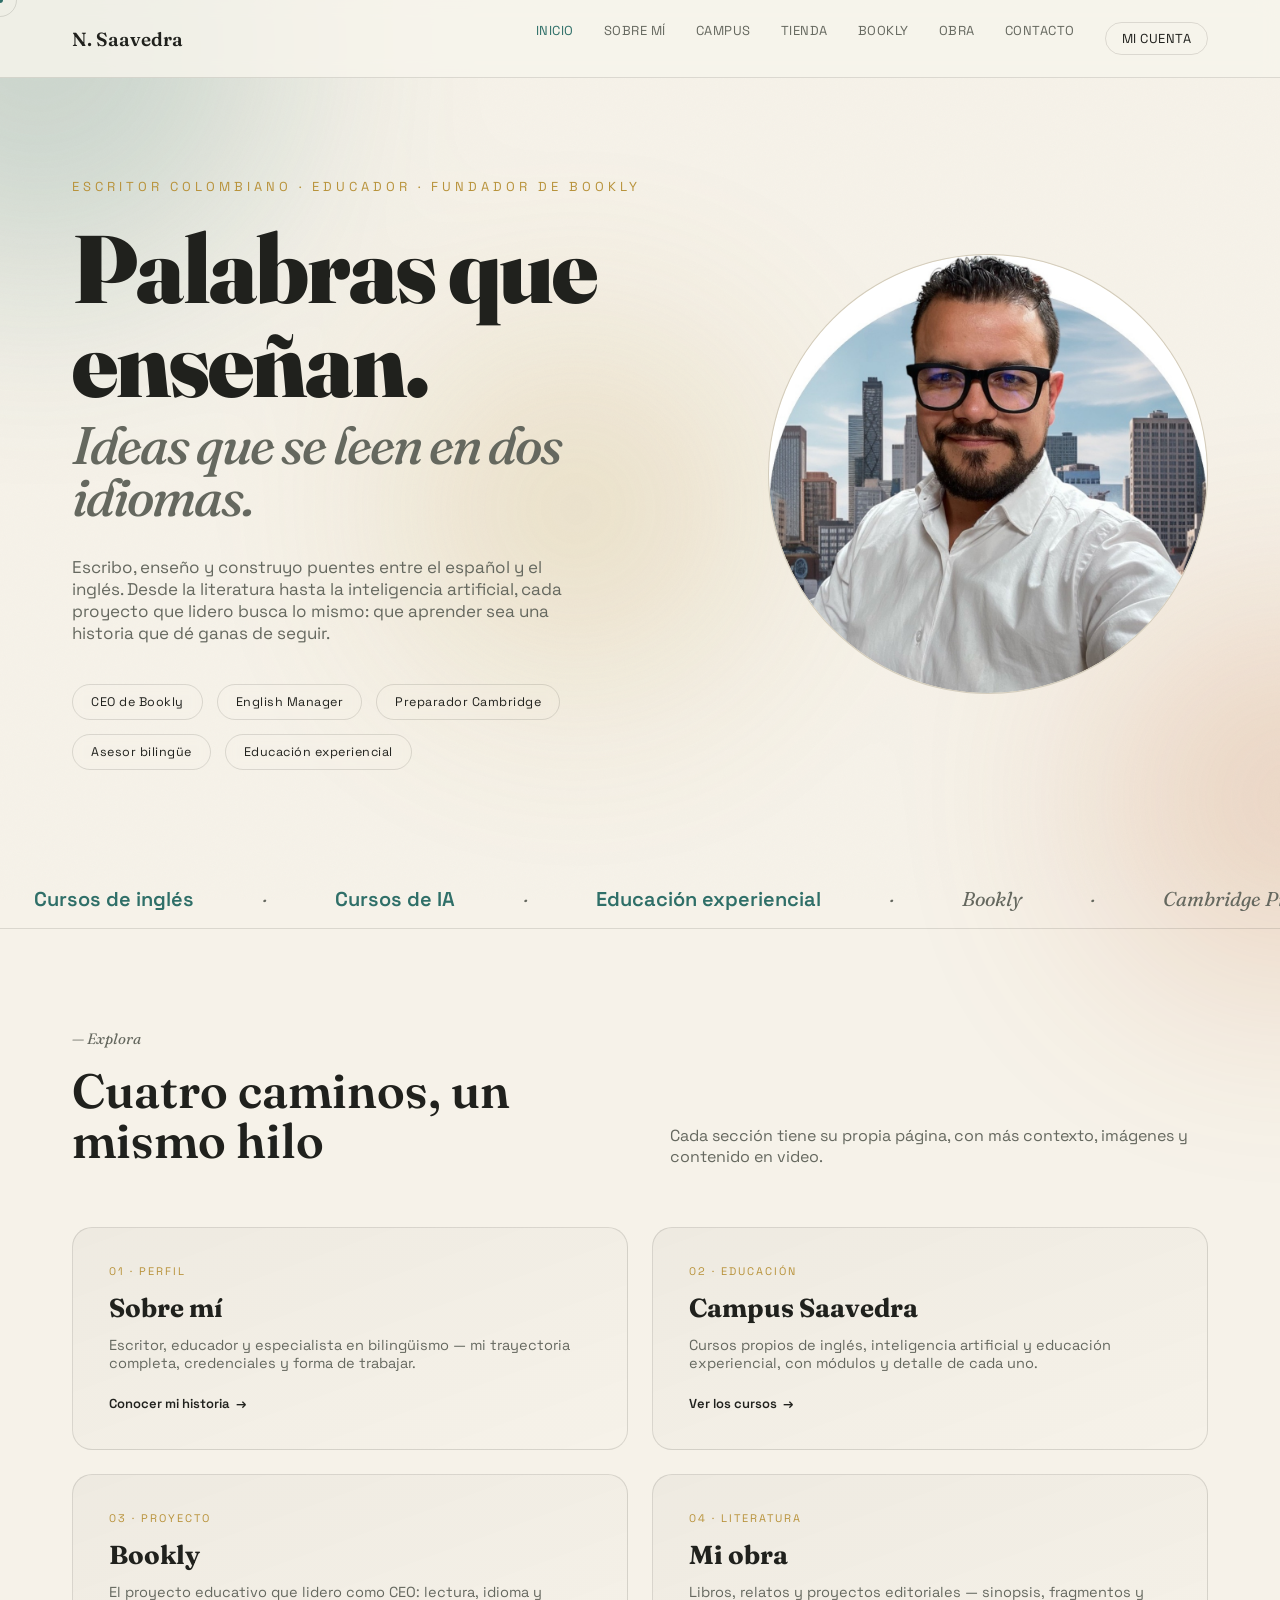
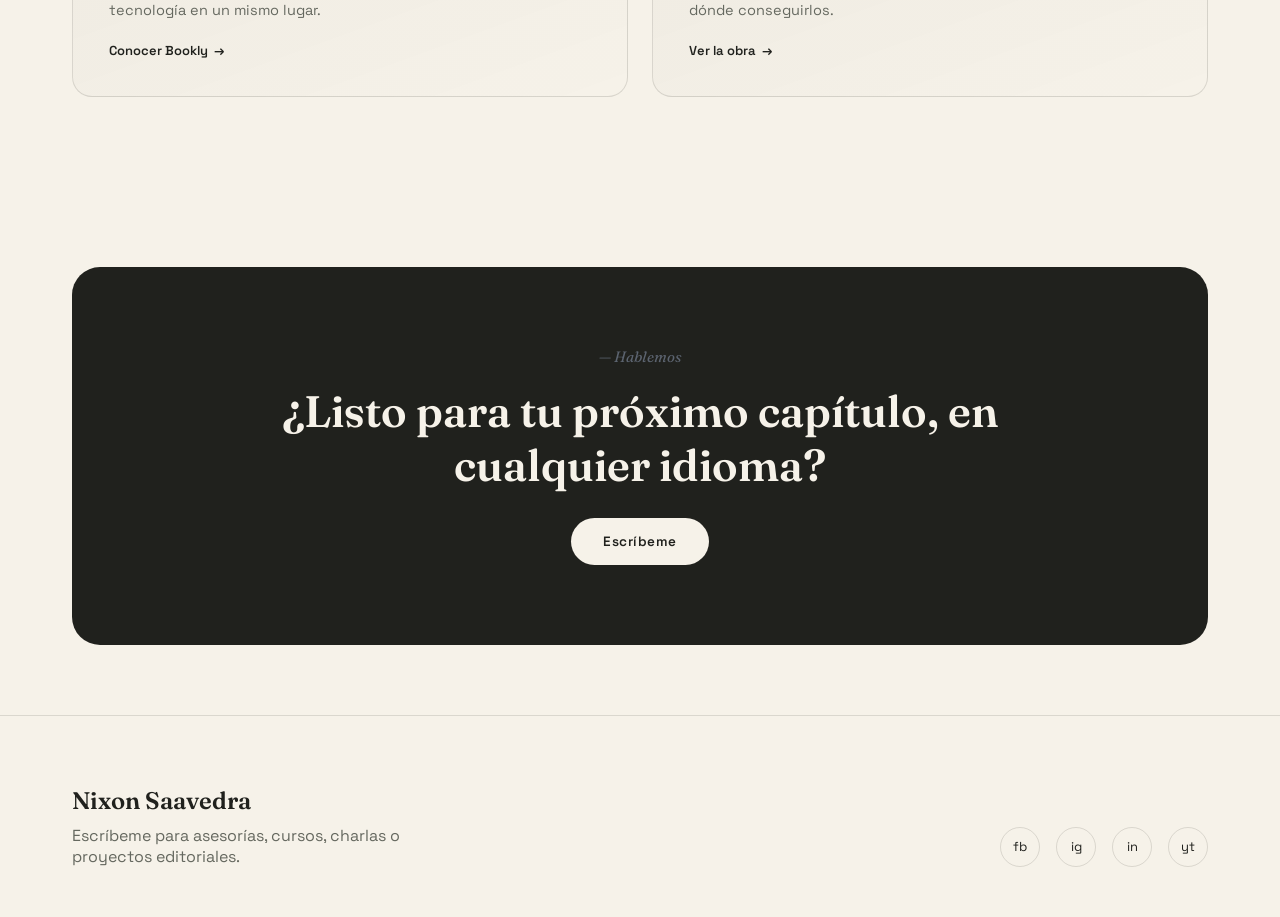
<file: index.html>
<!DOCTYPE html>
<html lang="es">
<head>
<meta charset="UTF-8">
<meta name="viewport" content="width=device-width, initial-scale=1.0">
<link rel="icon" href="favicon.ico" sizes="any">
<link rel="icon" href="assets/img/icon-192.png" type="image/png" sizes="192x192">
<link rel="apple-touch-icon" href="apple-touch-icon.png">
<title>Nixon Saavedra — Escritor, Educador, Bookly</title>
<link rel="preconnect" href="https://fonts.googleapis.com">
<link href="https://fonts.googleapis.com/css2?family=Fraunces:ital,wght@0,400;0,600;0,900;1,500&family=Space+Grotesk:wght@400;500;600;700&display=swap" rel="stylesheet">
<link rel="stylesheet" href="assets/style.css">
</head>
<body>

<div class="bg-fx">
  <div class="mesh"><div class="blob b1"></div><div class="blob b2"></div><div class="blob b3"></div></div>
  <div class="grain"></div>
</div>
<div class="cursor-dot" id="cdot"></div>
<div class="cursor-ring" id="cring"></div>

<header>
  <nav class="wrap">
    <div class="brand">N. Saavedra</div>
    <button class="nav-toggle" aria-label="Abrir menú" aria-expanded="false"><span></span><span></span><span></span></button>
    <div class="navlinks">
      <a href="index.html" class="active">Inicio</a>
      <a href="sobre-mi.html">Sobre mí</a>
      <a href="campus.html">Campus</a>
      <a href="tienda.html">Tienda</a>
      <a href="bookly.html">Bookly</a>
      <a href="obra.html">Obra</a>
      <a href="contacto.html">Contacto</a>
      <a href="login.html" class="nav-account">Mi cuenta</a>
    </div>
  </nav>
</header>

<section class="hero">
  <div class="wrap hero-grid">
    <div>
      <div class="kicker">Escritor colombiano · Educador · Fundador de Bookly</div>
      <h1>Palabras que enseñan.<span class="line2">Ideas que se leen en dos idiomas.</span></h1>
      <p>Escribo, enseño y construyo puentes entre el español y el inglés. Desde la literatura hasta la inteligencia artificial, cada proyecto que lidero busca lo mismo: que aprender sea una historia que dé ganas de seguir.</p>
      <div class="roles-float">
        <span>CEO de Bookly</span>
        <span>English Manager</span>
        <span>Preparador Cambridge</span>
        <span>Asesor bilingüe</span>
        <span>Educación experiencial</span>
      </div>
    </div>
    <div class="hero-photo photo-round">
      <img src="assets/img/headshot-hero-v2.jpg" alt="Nixon Saavedra">
    </div>
  </div>
</section>

<div class="marquee">
  <div class="marquee-track">
    <span class="hi">Cursos de inglés</span><span>·</span><span class="hi">Cursos de IA</span><span>·</span><span class="hi">Educación experiencial</span><span>·</span><span>Bookly</span><span>·</span><span>Cambridge Prep</span><span>·</span>
    <span class="hi">Cursos de inglés</span><span>·</span><span class="hi">Cursos de IA</span><span>·</span><span class="hi">Educación experiencial</span><span>·</span><span>Bookly</span><span>·</span><span>Cambridge Prep</span><span>·</span>
  </div>
</div>

<section>
  <div class="wrap">
    <div class="split-head reveal">
      <div><div class="num-tag">— Explora</div><h2>Cuatro caminos, un mismo hilo</h2></div>
      <p>Cada sección tiene su propia página, con más contexto, imágenes y contenido en video.</p>
    </div>
    <div class="teaser-grid reveal">
      <a href="sobre-mi.html" class="teaser-card">
        <div class="tag">01 · Perfil</div>
        <h3>Sobre mí</h3>
        <p>Escritor, educador y especialista en bilingüismo — mi trayectoria completa, credenciales y forma de trabajar.</p>
        <span class="go">Conocer mi historia</span>
      </a>
      <a href="campus.html" class="teaser-card">
        <div class="tag">02 · Educación</div>
        <h3>Campus Saavedra</h3>
        <p>Cursos propios de inglés, inteligencia artificial y educación experiencial, con módulos y detalle de cada uno.</p>
        <span class="go">Ver los cursos</span>
      </a>
      <a href="bookly.html" class="teaser-card">
        <div class="tag">03 · Proyecto</div>
        <h3>Bookly</h3>
        <p>El proyecto educativo que lidero como CEO: lectura, idioma y tecnología en un mismo lugar.</p>
        <span class="go">Conocer Bookly</span>
      </a>
      <a href="obra.html" class="teaser-card">
        <div class="tag">04 · Literatura</div>
        <h3>Mi obra</h3>
        <p>Libros, relatos y proyectos editoriales — sinopsis, fragmentos y dónde conseguirlos.</p>
        <span class="go">Ver la obra</span>
      </a>
    </div>
  </div>
</section>

<section class="tight">
  <div class="wrap">
    <div class="cta-band reveal">
      <div class="num-tag" style="color:#5c6470">— Hablemos</div>
      <h2>¿Listo para tu próximo capítulo, en cualquier idioma?</h2>
      <a href="contacto.html" class="btn btn-light">Escríbeme</a>
    </div>
  </div>
</section>

<footer>
  <div class="wrap foot-grid">
    <div>
      <div class="foot-brand">Nixon Saavedra</div>
      <p style="color:var(--muted);margin-top:10px;max-width:360px;">Escríbeme para asesorías, cursos, charlas o proyectos editoriales.</p>
    </div>
    <div class="socials">
      <a href="https://www.facebook.com/nixon.saavedra.vela" target="_blank" rel="noopener" aria-label="Facebook">fb</a>
      <a href="https://www.instagram.com/nixon_saavedra_vela/" target="_blank" rel="noopener" aria-label="Instagram">ig</a>
      <a href="https://www.linkedin.com/in/nixon-saavedra-vela-653b865b/" target="_blank" rel="noopener" aria-label="LinkedIn">in</a>
      <a href="https://www.youtube.com/@nixonsaavedravela843" target="_blank" rel="noopener" aria-label="YouTube">yt</a>
    </div>
  </div>
</footer>

<script src="assets/script.js"></script>
</body>
</html>
</file>
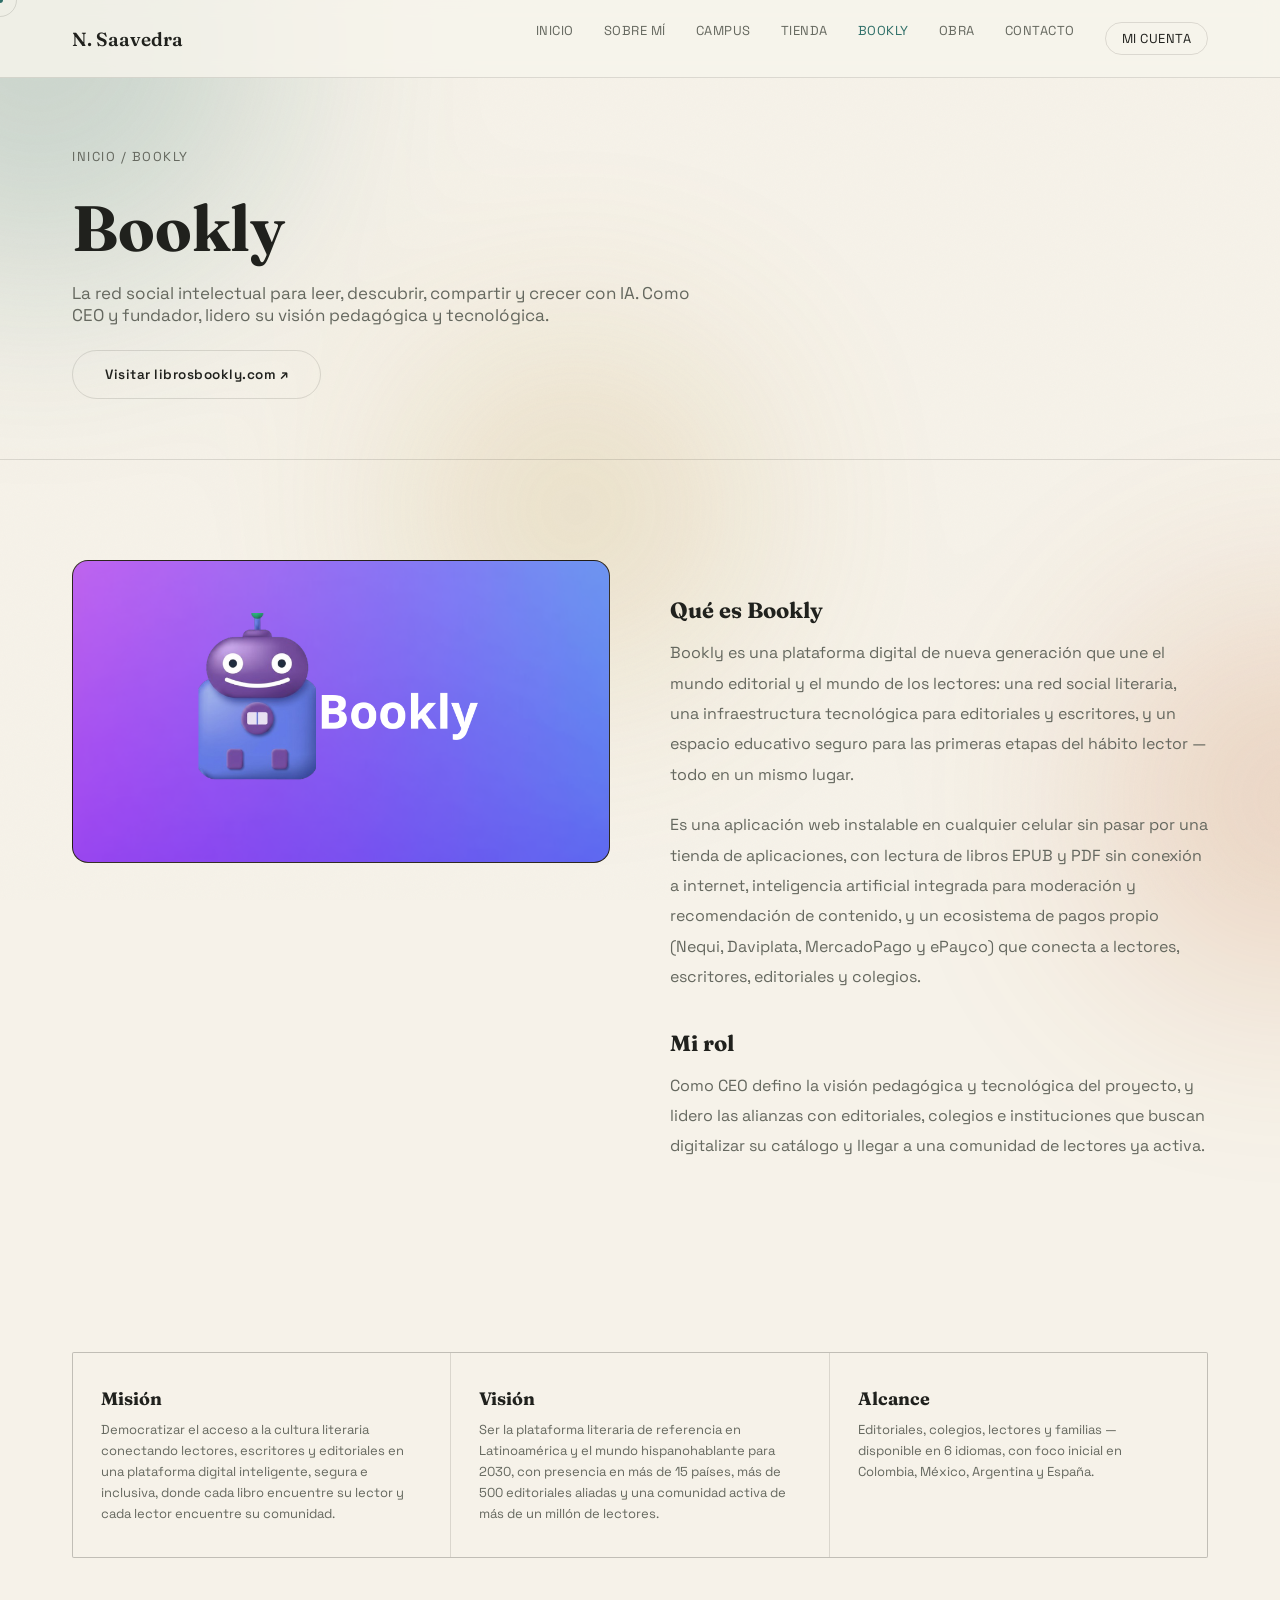
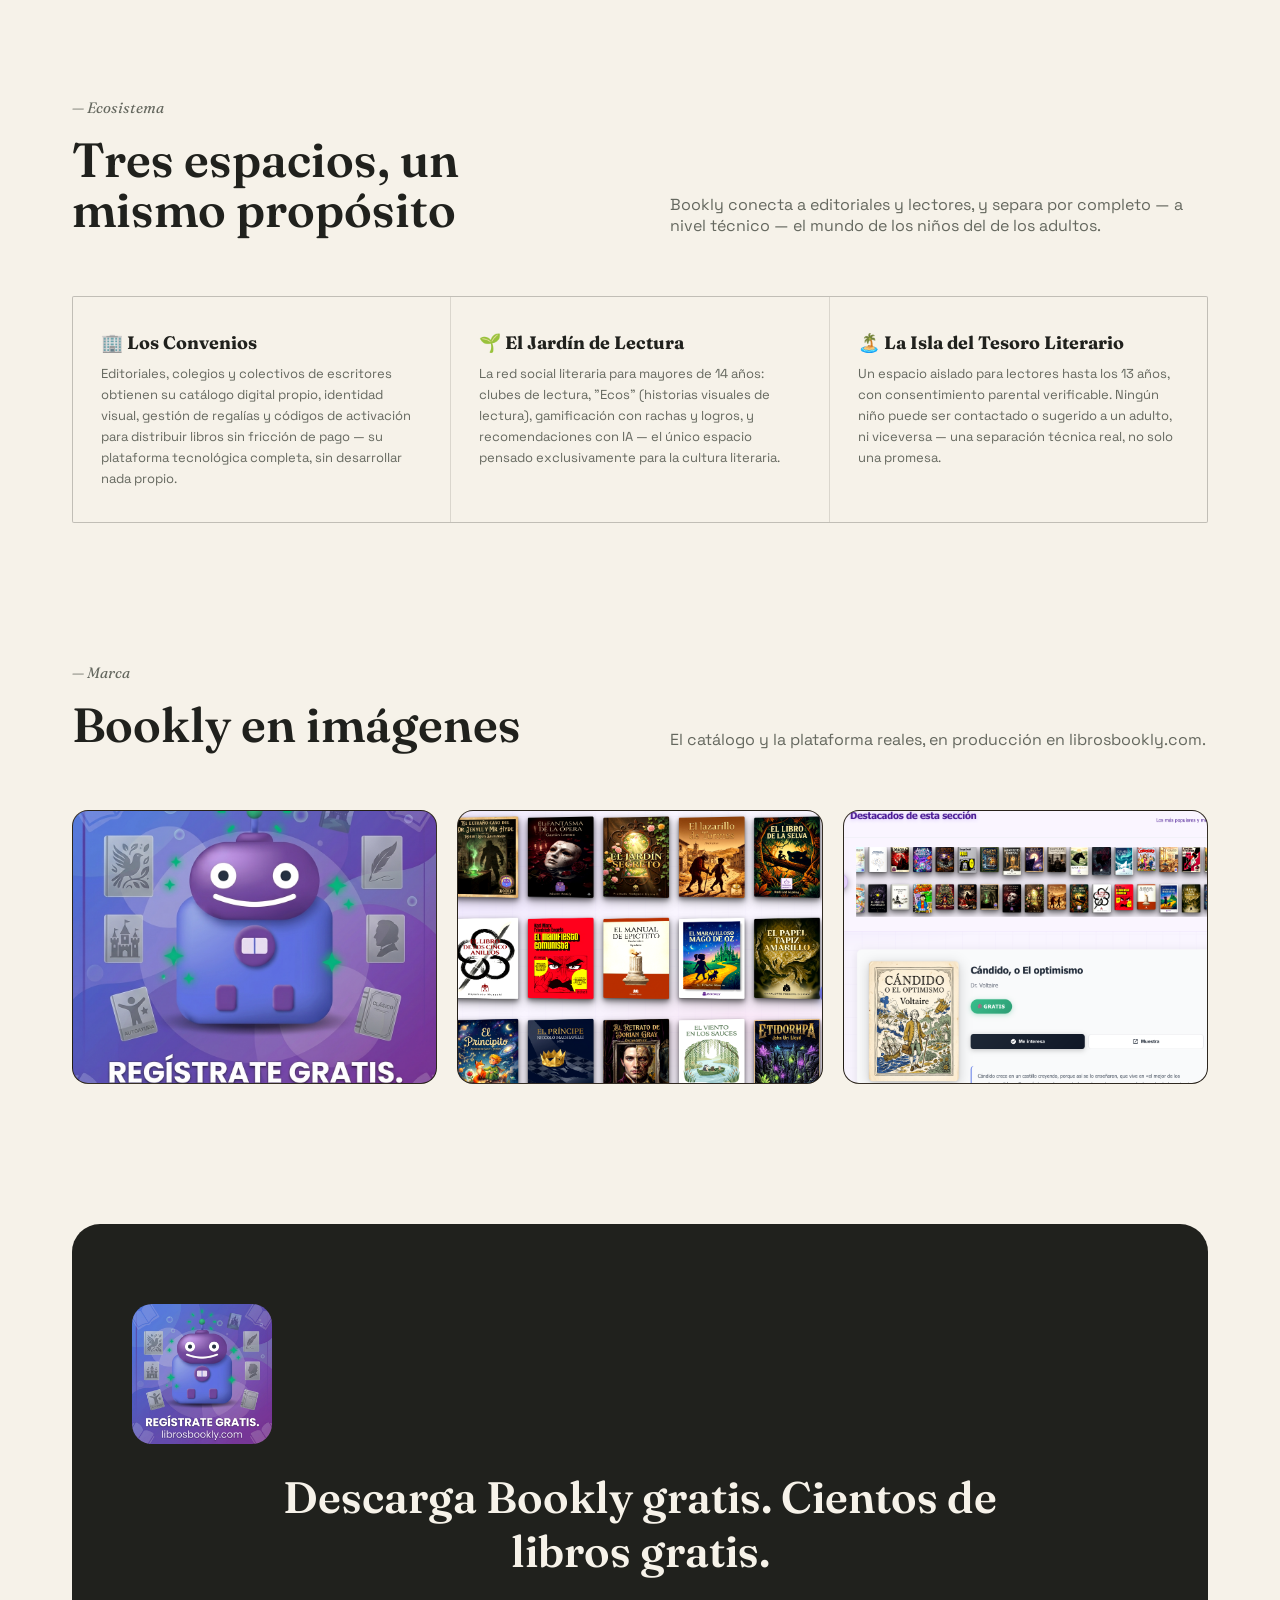
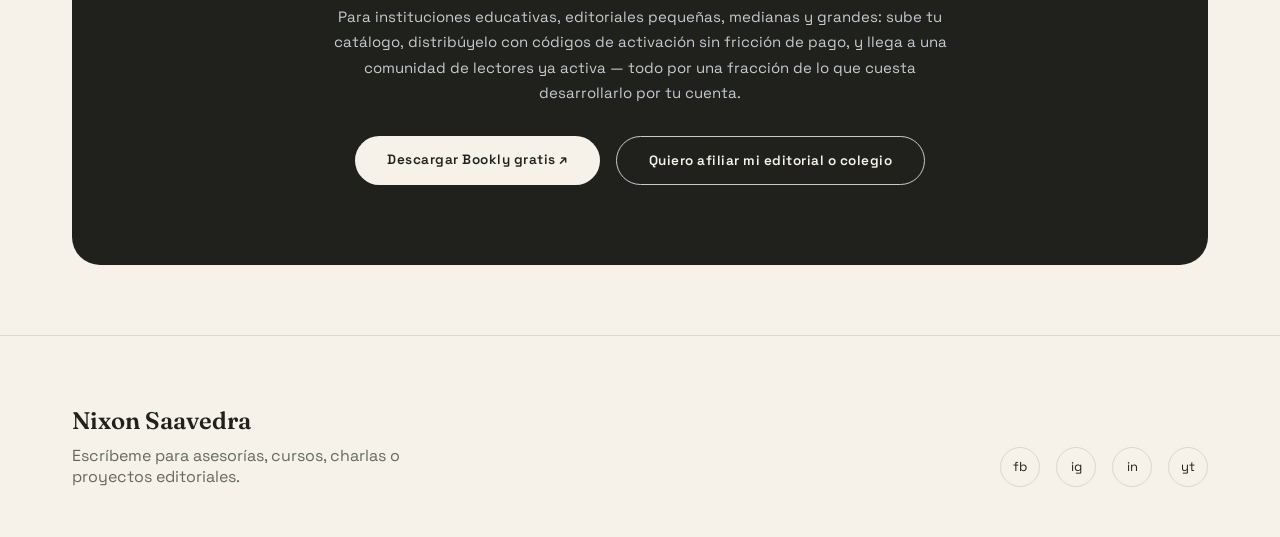
<file: bookly.html>
<!DOCTYPE html>
<html lang="es">
<head>
<meta charset="UTF-8">
<meta name="viewport" content="width=device-width, initial-scale=1.0">
<link rel="icon" href="favicon.ico" sizes="any">
<link rel="icon" href="assets/img/icon-192.png" type="image/png" sizes="192x192">
<link rel="apple-touch-icon" href="apple-touch-icon.png">
<title>Bookly — Nixon Saavedra</title>
<link rel="preconnect" href="https://fonts.googleapis.com">
<link href="https://fonts.googleapis.com/css2?family=Fraunces:ital,wght@0,400;0,600;0,900;1,500&family=Space+Grotesk:wght@400;500;600;700&display=swap" rel="stylesheet">
<link rel="stylesheet" href="assets/style.css">
</head>
<body>

<div class="bg-fx">
  <div class="mesh"><div class="blob b1"></div><div class="blob b2"></div><div class="blob b3"></div></div>
  <div class="grain"></div>
</div>
<div class="cursor-dot" id="cdot"></div>
<div class="cursor-ring" id="cring"></div>

<header>
  <nav class="wrap">
    <div class="brand">N. Saavedra</div>
    <button class="nav-toggle" aria-label="Abrir menú" aria-expanded="false"><span></span><span></span><span></span></button>
    <div class="navlinks">
      <a href="index.html">Inicio</a>
      <a href="sobre-mi.html">Sobre mí</a>
      <a href="campus.html">Campus</a>
      <a href="tienda.html">Tienda</a>
      <a href="bookly.html" class="active">Bookly</a>
      <a href="obra.html">Obra</a>
      <a href="contacto.html">Contacto</a>
      <a href="login.html" class="nav-account">Mi cuenta</a>
    </div>
  </nav>
</header>

<section class="page-hero">
  <div class="wrap">
    <div class="breadcrumb"><a href="index.html">Inicio</a> / Bookly</div>
    <h1>Bookly</h1>
    <p class="lede">La red social intelectual para leer, descubrir, compartir y crecer con IA. Como CEO y fundador, lidero su visión pedagógica y tecnológica.</p>
    <a href="https://librosbookly.com" target="_blank" rel="noopener" class="btn btn-outline" style="margin-top:24px;display:inline-block;">Visitar librosbookly.com ↗</a>
  </div>
</section>

<section>
  <div class="wrap" style="display:grid;grid-template-columns:1fr 1fr;gap:60px;align-items:start;">
    <div class="video-block reveal" style="padding:0;overflow:hidden;"><img src="assets/img/bookly-robot-hero.png" alt="Bookly — mascota y marca" style="width:100%;height:100%;object-fit:cover;"></div>
    <div class="content-prose reveal">
      <h3>Qué es Bookly</h3>
      <p>Bookly es una plataforma digital de nueva generación que une el mundo editorial y el mundo de los lectores: una red social literaria, una infraestructura tecnológica para editoriales y escritores, y un espacio educativo seguro para las primeras etapas del hábito lector — todo en un mismo lugar.</p>
      <p>Es una aplicación web instalable en cualquier celular sin pasar por una tienda de aplicaciones, con lectura de libros EPUB y PDF sin conexión a internet, inteligencia artificial integrada para moderación y recomendación de contenido, y un ecosistema de pagos propio (Nequi, Daviplata, MercadoPago y ePayco) que conecta a lectores, escritores, editoriales y colegios.</p>
      <h3>Mi rol</h3>
      <p>Como CEO defino la visión pedagógica y tecnológica del proyecto, y lidero las alianzas con editoriales, colegios e instituciones que buscan digitalizar su catálogo y llegar a una comunidad de lectores ya activa.</p>
    </div>
  </div>
</section>

<section class="tight">
  <div class="wrap">
    <div class="cred-grid reveal">
      <div class="cred"><b>Misión</b><span>Democratizar el acceso a la cultura literaria conectando lectores, escritores y editoriales en una plataforma digital inteligente, segura e inclusiva, donde cada libro encuentre su lector y cada lector encuentre su comunidad.</span></div>
      <div class="cred"><b>Visión</b><span>Ser la plataforma literaria de referencia en Latinoamérica y el mundo hispanohablante para 2030, con presencia en más de 15 países, más de 500 editoriales aliadas y una comunidad activa de más de un millón de lectores.</span></div>
      <div class="cred"><b>Alcance</b><span>Editoriales, colegios, lectores y familias — disponible en 6 idiomas, con foco inicial en Colombia, México, Argentina y España.</span></div>
    </div>
  </div>
</section>

<section class="tight">
  <div class="wrap">
    <div class="split-head reveal">
      <div><div class="num-tag">— Ecosistema</div><h2>Tres espacios, un mismo propósito</h2></div>
      <p>Bookly conecta a editoriales y lectores, y separa por completo — a nivel técnico — el mundo de los niños del de los adultos.</p>
    </div>
    <div class="cred-grid reveal">
      <div class="cred"><b>🏢 Los Convenios</b><span>Editoriales, colegios y colectivos de escritores obtienen su catálogo digital propio, identidad visual, gestión de regalías y códigos de activación para distribuir libros sin fricción de pago — su plataforma tecnológica completa, sin desarrollar nada propio.</span></div>
      <div class="cred"><b>🌱 El Jardín de Lectura</b><span>La red social literaria para mayores de 14 años: clubes de lectura, "Ecos" (historias visuales de lectura), gamificación con rachas y logros, y recomendaciones con IA — el único espacio pensado exclusivamente para la cultura literaria.</span></div>
      <div class="cred"><b>🏝️ La Isla del Tesoro Literario</b><span>Un espacio aislado para lectores hasta los 13 años, con consentimiento parental verificable. Ningún niño puede ser contactado o sugerido a un adulto, ni viceversa — una separación técnica real, no solo una promesa.</span></div>
    </div>
  </div>
</section>

<section class="tight">
  <div class="wrap">
    <div class="split-head reveal">
      <div><div class="num-tag">— Marca</div><h2>Bookly en imágenes</h2></div>
      <p>El catálogo y la plataforma reales, en producción en librosbookly.com.</p>
    </div>
    <div class="gallery-grid reveal">
      <div class="img-block" style="padding:0;overflow:hidden;"><img src="assets/img/bookly-gallery-1.jpg" alt="Bookly — regístrate gratis" style="width:100%;height:100%;object-fit:cover;"></div>
      <div class="img-block" style="padding:0;overflow:hidden;"><img src="assets/img/bookly-gallery-2.png" alt="Catálogo de libros de Bookly" style="width:100%;height:100%;object-fit:cover;"></div>
      <div class="img-block" style="padding:0;overflow:hidden;"><img src="assets/img/bookly-gallery-3.png" alt="Catálogo destacado de Bookly" style="width:100%;height:100%;object-fit:cover;object-position:top;"></div>
    </div>
  </div>
</section>

<section class="tight">
  <div class="wrap">
    <div class="cta-band reveal">
      <img src="assets/img/bookly-registrate-gratis.jpg" alt="Regístrate gratis en Bookly" style="width:140px;height:140px;border-radius:20px;object-fit:cover;margin-bottom:26px;">
      <h2>Descarga Bookly gratis. Cientos de libros gratis.</h2>
      <p style="color:#c7cbd1;max-width:640px;margin:0 auto 30px;font-size:15px;line-height:1.7;">Para instituciones educativas, editoriales pequeñas, medianas y grandes: sube tu catálogo, distribúyelo con códigos de activación sin fricción de pago, y llega a una comunidad de lectores ya activa — todo por una fracción de lo que cuesta desarrollarlo por tu cuenta.</p>
      <div style="display:flex;gap:16px;justify-content:center;flex-wrap:wrap;">
        <a href="https://librosbookly.com" target="_blank" rel="noopener" class="btn btn-light">Descargar Bookly gratis ↗</a>
        <a href="contacto.html" class="btn btn-outline" style="border-color:#c7cbd1;color:#f7f4ec;">Quiero afiliar mi editorial o colegio</a>
      </div>
    </div>
  </div>
</section>

<footer>
  <div class="wrap foot-grid">
    <div>
      <div class="foot-brand">Nixon Saavedra</div>
      <p style="color:var(--muted);margin-top:10px;max-width:360px;">Escríbeme para asesorías, cursos, charlas o proyectos editoriales.</p>
    </div>
    <div class="socials">
      <a href="https://www.facebook.com/nixon.saavedra.vela" target="_blank" rel="noopener" aria-label="Facebook">fb</a>
      <a href="https://www.instagram.com/nixon_saavedra_vela/" target="_blank" rel="noopener" aria-label="Instagram">ig</a>
      <a href="https://www.linkedin.com/in/nixon-saavedra-vela-653b865b/" target="_blank" rel="noopener" aria-label="LinkedIn">in</a>
      <a href="https://www.youtube.com/@nixonsaavedravela843" target="_blank" rel="noopener" aria-label="YouTube">yt</a>
    </div>
  </div>
</footer>

<script src="assets/script.js"></script>
</body>
</html>
</file>
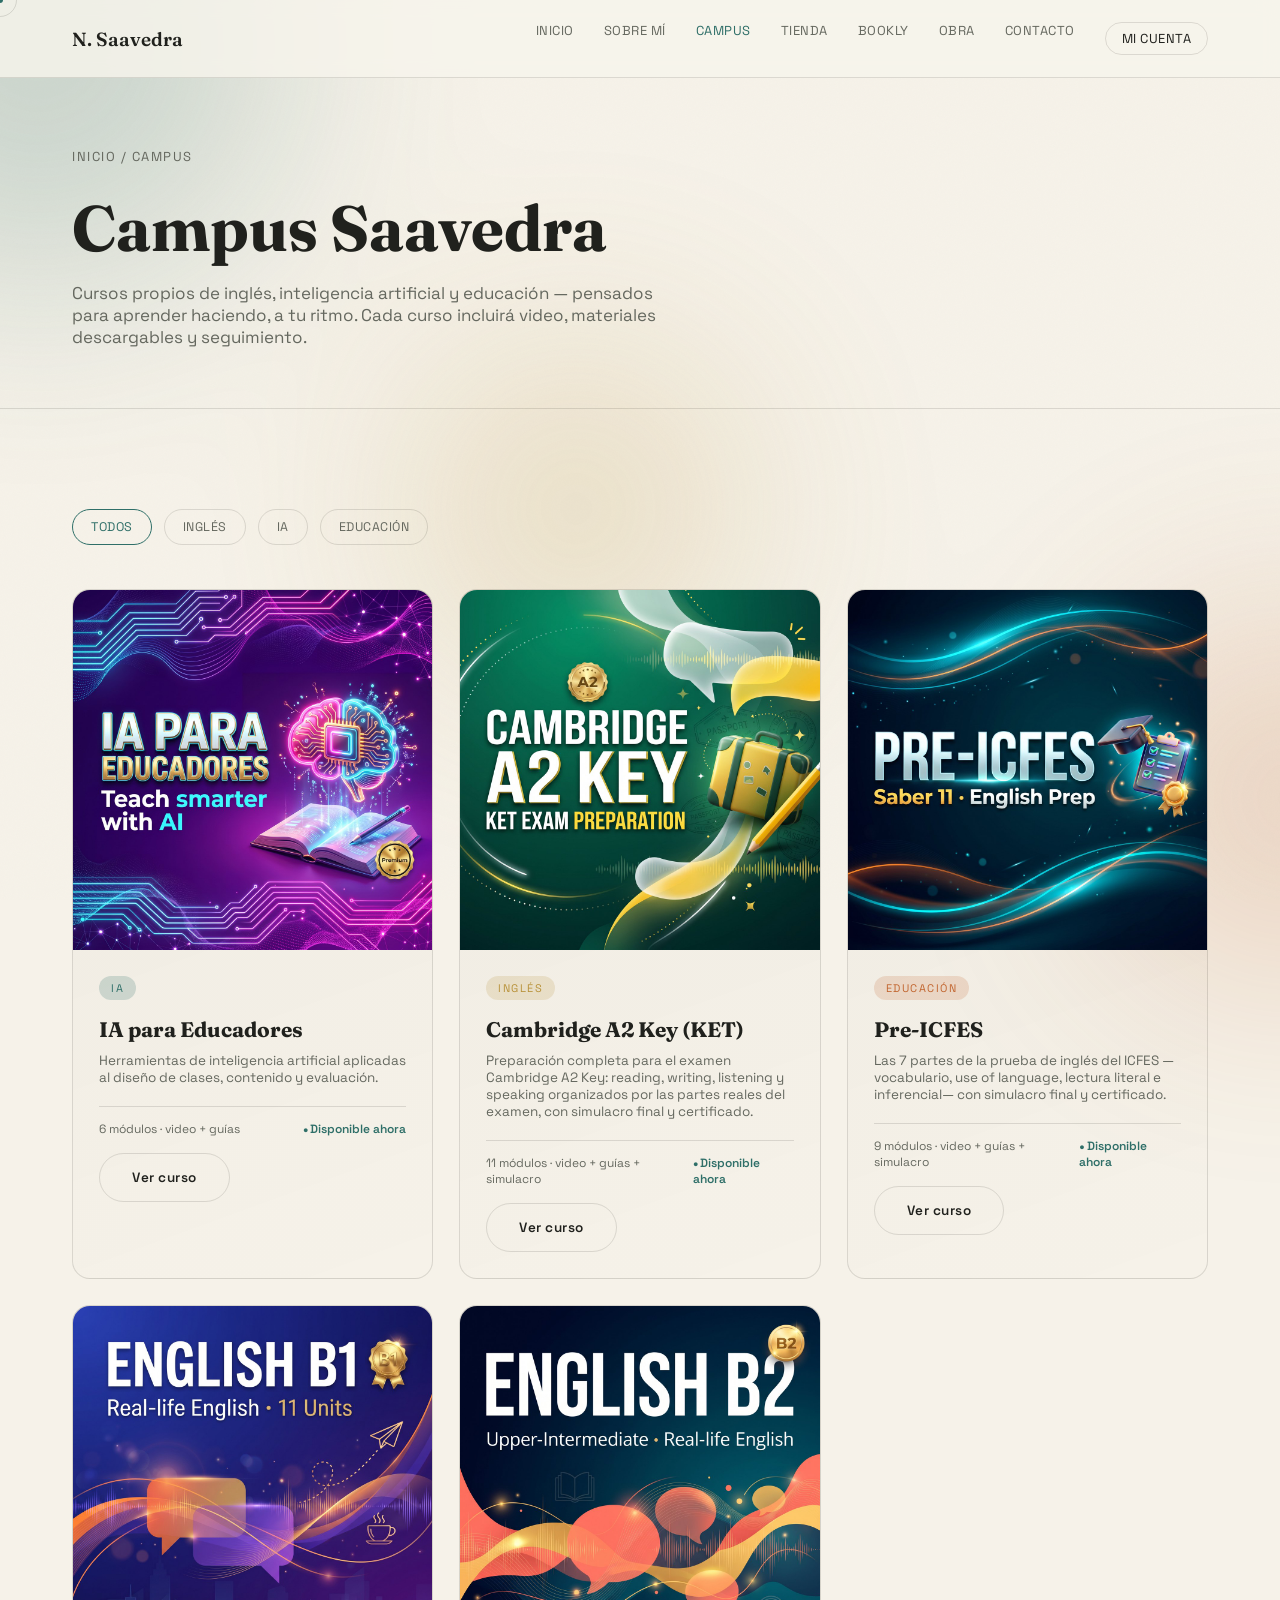
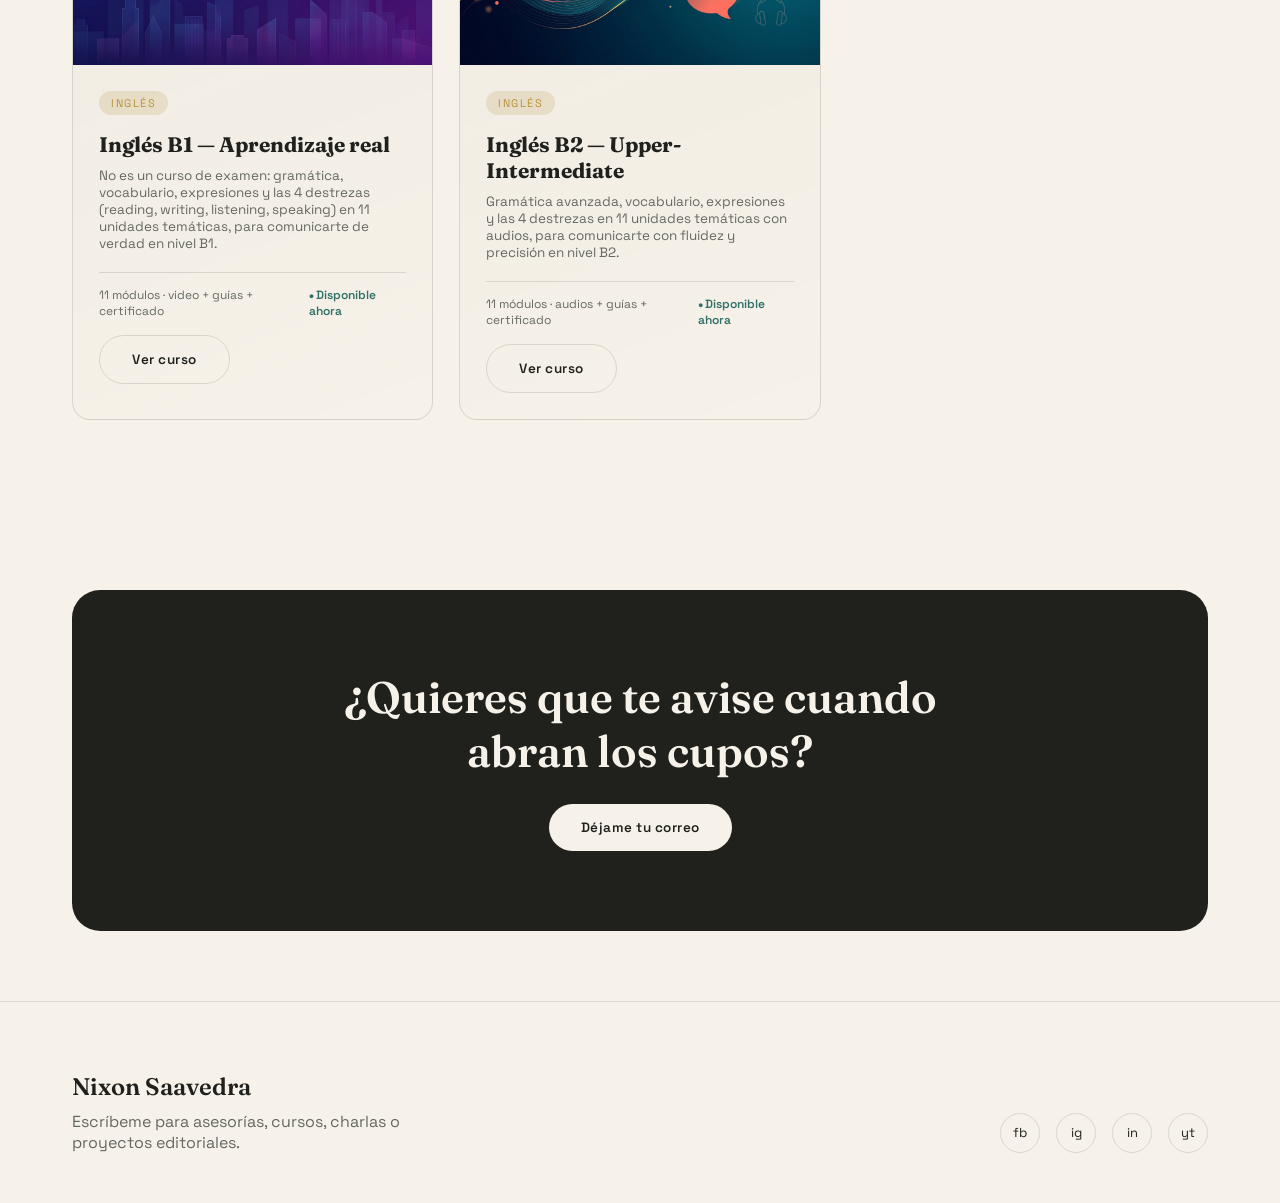
<file: campus.html>
<!DOCTYPE html>
<html lang="es">
<head>
<meta charset="UTF-8">
<meta name="viewport" content="width=device-width, initial-scale=1.0">
<link rel="icon" href="favicon.ico" sizes="any">
<link rel="icon" href="assets/img/icon-192.png" type="image/png" sizes="192x192">
<link rel="apple-touch-icon" href="apple-touch-icon.png">
<title>Campus Saavedra — Cursos de inglés, IA y educación</title>
<link rel="preconnect" href="https://fonts.googleapis.com">
<link href="https://fonts.googleapis.com/css2?family=Fraunces:ital,wght@0,400;0,600;0,900;1,500&family=Space+Grotesk:wght@400;500;600;700&display=swap" rel="stylesheet">
<link rel="stylesheet" href="assets/style.css?v=3">
</head>
<body>

<div class="bg-fx">
  <div class="mesh"><div class="blob b1"></div><div class="blob b2"></div><div class="blob b3"></div></div>
  <div class="grain"></div>
</div>
<div class="cursor-dot" id="cdot"></div>
<div class="cursor-ring" id="cring"></div>

<header>
  <nav class="wrap">
    <div class="brand">N. Saavedra</div>
    <button class="nav-toggle" aria-label="Abrir menú" aria-expanded="false"><span></span><span></span><span></span></button>
    <div class="navlinks">
      <a href="index.html">Inicio</a>
      <a href="sobre-mi.html">Sobre mí</a>
      <a href="campus.html" class="active">Campus</a>
      <a href="tienda.html">Tienda</a>
      <a href="bookly.html">Bookly</a>
      <a href="obra.html">Obra</a>
      <a href="contacto.html">Contacto</a>
      <a href="login.html" class="nav-account">Mi cuenta</a>
    </div>
  </nav>
</header>

<section class="page-hero">
  <div class="wrap">
    <div class="breadcrumb"><a href="index.html">Inicio</a> / Campus</div>
    <h1>Campus Saavedra</h1>
    <p class="lede">Cursos propios de inglés, inteligencia artificial y educación — pensados para aprender haciendo, a tu ritmo. Cada curso incluirá video, materiales descargables y seguimiento.</p>
  </div>
</section>

<section>
  <div class="wrap">
    <div class="filter-tabs reveal">
      <button class="active" data-cat="todos">Todos</button>
      <button data-cat="ingles">Inglés</button>
      <button data-cat="ia">IA</button>
      <button data-cat="educacion">Educación</button>
    </div>

    <div class="campus-grid reveal">
      <div class="course-card" data-cat="ia">
        <div class="thumb"><img src="assets/img/curso-ia-educadores-cover.jpg?v=2" alt="Portada del curso IA para Educadores" style="width:100%;height:100%;object-fit:cover;"></div>
        <div class="body">
          <span class="cat cat-ai">IA</span>
          <h3>IA para Educadores</h3>
          <p>Herramientas de inteligencia artificial aplicadas al diseño de clases, contenido y evaluación.</p>
          <div class="meta"><span>6 módulos · video + guías</span><span class="status status-live">Disponible ahora</span></div>
          <a href="tienda.html#cursos" class="btn btn-outline" style="margin-top:16px;display:inline-block;">Ver curso</a>
        </div>
      </div>
      <div class="course-card" data-cat="ingles">
        <div class="thumb"><img src="assets/img/curso-cambridge-a2-key-cover.jpg?v=2" alt="Portada del curso Cambridge A2 Key (KET)" style="width:100%;height:100%;object-fit:cover;"></div>
        <div class="body">
          <span class="cat cat-en">Inglés</span>
          <h3>Cambridge A2 Key (KET)</h3>
          <p>Preparación completa para el examen Cambridge A2 Key: reading, writing, listening y speaking organizados por las partes reales del examen, con simulacro final y certificado.</p>
          <div class="meta"><span>11 módulos · video + guías + simulacro</span><span class="status status-live">Disponible ahora</span></div>
          <a href="tienda.html#cursos" class="btn btn-outline" style="margin-top:16px;display:inline-block;">Ver curso</a>
        </div>
      </div>
      <div class="course-card" data-cat="educacion">
        <div class="thumb"><img src="assets/img/curso-pre-icfes-cover.jpg?v=2" alt="Portada del curso Pre-ICFES" style="width:100%;height:100%;object-fit:cover;"></div>
        <div class="body">
          <span class="cat cat-edu">Educación</span>
          <h3>Pre-ICFES</h3>
          <p>Las 7 partes de la prueba de inglés del ICFES —vocabulario, use of language, lectura literal e inferencial— con simulacro final y certificado.</p>
          <div class="meta"><span>9 módulos · video + guías + simulacro</span><span class="status status-live">Disponible ahora</span></div>
          <a href="tienda.html#cursos" class="btn btn-outline" style="margin-top:16px;display:inline-block;">Ver curso</a>
        </div>
      </div>
      <div class="course-card" data-cat="ingles">
        <div class="thumb"><img src="assets/img/curso-ingles-b1-cover.jpg?v=2" alt="Portada del curso Inglés B1 — Aprendizaje real" style="width:100%;height:100%;object-fit:cover;"></div>
        <div class="body">
          <span class="cat cat-en">Inglés</span>
          <h3>Inglés B1 — Aprendizaje real</h3>
          <p>No es un curso de examen: gramática, vocabulario, expresiones y las 4 destrezas (reading, writing, listening, speaking) en 11 unidades temáticas, para comunicarte de verdad en nivel B1.</p>
          <div class="meta"><span>11 módulos · video + guías + certificado</span><span class="status status-live">Disponible ahora</span></div>
          <a href="tienda.html#cursos" class="btn btn-outline" style="margin-top:16px;display:inline-block;">Ver curso</a>
        </div>
      </div>
      <div class="course-card" data-cat="ingles">
        <div class="thumb"><img src="assets/img/curso-ingles-b2-cover.jpg?v=2" alt="Portada del curso Inglés B2 — Upper-Intermediate" style="width:100%;height:100%;object-fit:cover;"></div>
        <div class="body">
          <span class="cat cat-en">Inglés</span>
          <h3>Inglés B2 — Upper-Intermediate</h3>
          <p>Gramática avanzada, vocabulario, expresiones y las 4 destrezas en 11 unidades temáticas con audios, para comunicarte con fluidez y precisión en nivel B2.</p>
          <div class="meta"><span>11 módulos · audios + guías + certificado</span><span class="status status-live">Disponible ahora</span></div>
          <a href="tienda.html#cursos" class="btn btn-outline" style="margin-top:16px;display:inline-block;">Ver curso</a>
        </div>
      </div>
    </div>
  </div>
</section>

<section class="tight">
  <div class="wrap">
    <div class="cta-band reveal">
      <h2>¿Quieres que te avise cuando abran los cupos?</h2>
      <a href="contacto.html" class="btn btn-light">Déjame tu correo</a>
    </div>
  </div>
</section>

<footer>
  <div class="wrap foot-grid">
    <div>
      <div class="foot-brand">Nixon Saavedra</div>
      <p style="color:var(--muted);margin-top:10px;max-width:360px;">Escríbeme para asesorías, cursos, charlas o proyectos editoriales.</p>
    </div>
    <div class="socials">
      <a href="https://www.facebook.com/nixon.saavedra.vela" target="_blank" rel="noopener" aria-label="Facebook">fb</a>
      <a href="https://www.instagram.com/nixon_saavedra_vela/" target="_blank" rel="noopener" aria-label="Instagram">ig</a>
      <a href="https://www.linkedin.com/in/nixon-saavedra-vela-653b865b/" target="_blank" rel="noopener" aria-label="LinkedIn">in</a>
      <a href="https://www.youtube.com/@nixonsaavedravela843" target="_blank" rel="noopener" aria-label="YouTube">yt</a>
    </div>
  </div>
</footer>

<script src="assets/script.js"></script>
</body>
</html>
</file>
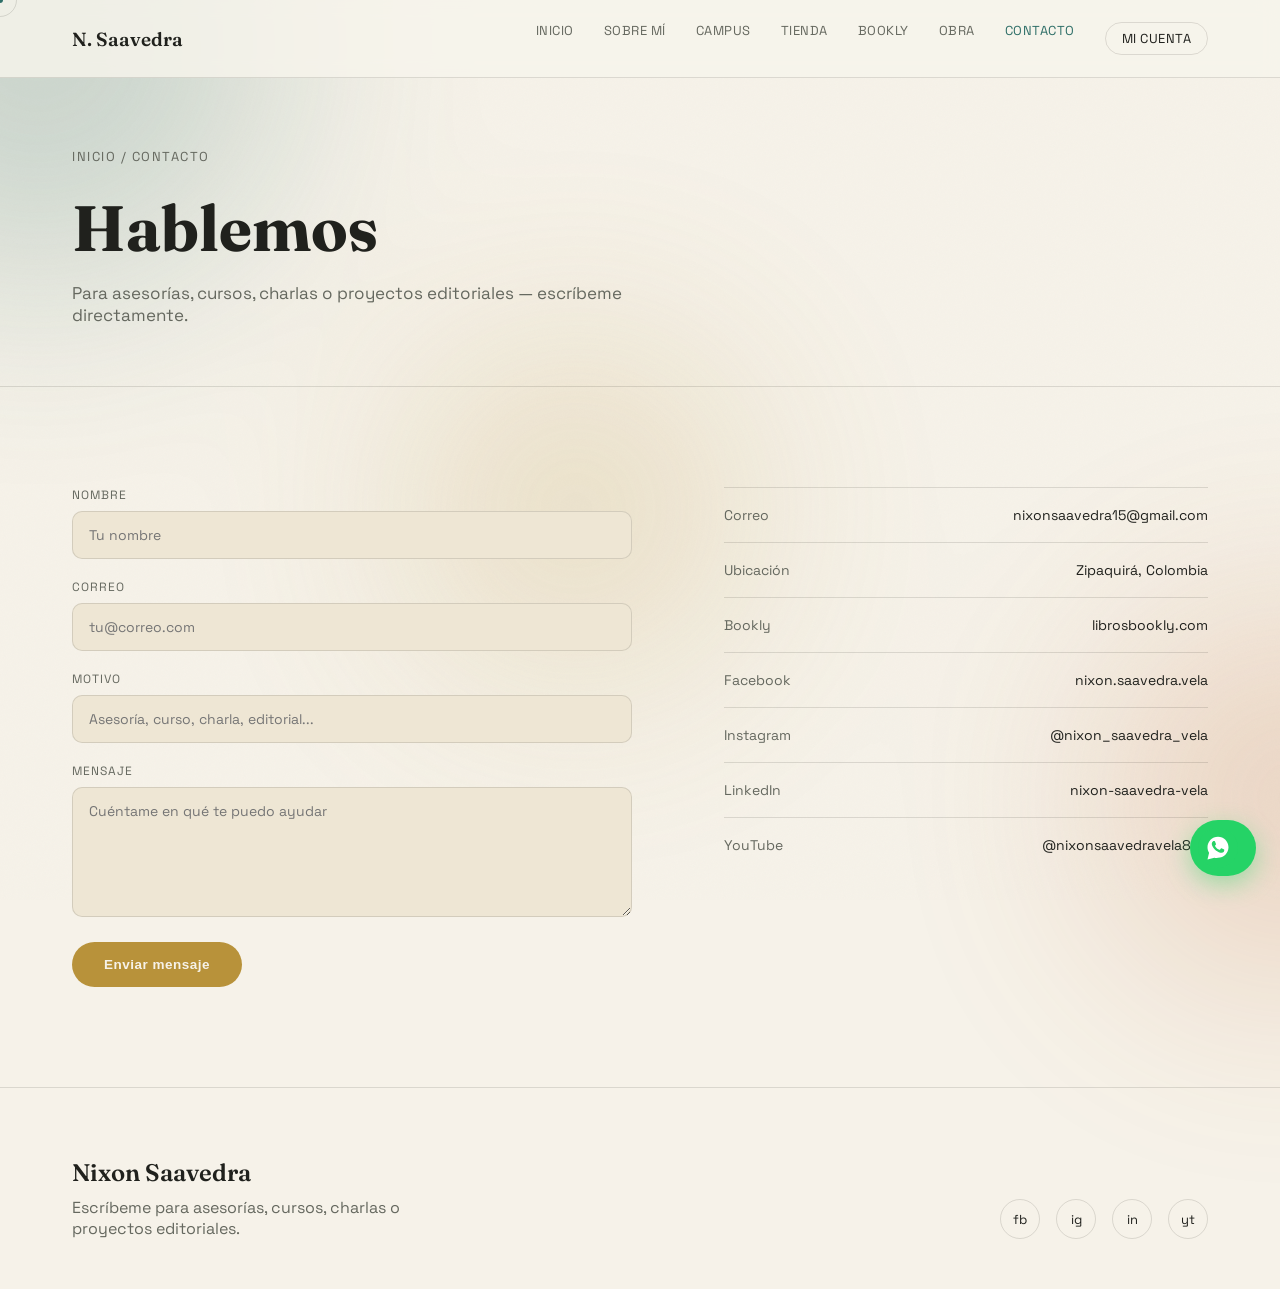
<file: contacto.html>
<!DOCTYPE html>
<html lang="es">
<head>
<meta charset="UTF-8">
<meta name="viewport" content="width=device-width, initial-scale=1.0">
<link rel="icon" href="favicon.ico" sizes="any">
<link rel="icon" href="assets/img/icon-192.png" type="image/png" sizes="192x192">
<link rel="apple-touch-icon" href="apple-touch-icon.png">
<title>Contacto — Nixon Saavedra</title>
<link rel="preconnect" href="https://fonts.googleapis.com">
<link href="https://fonts.googleapis.com/css2?family=Fraunces:ital,wght@0,400;0,600;0,900;1,500&family=Space+Grotesk:wght@400;500;600;700&display=swap" rel="stylesheet">
<link rel="stylesheet" href="assets/style.css">
</head>
<body>

<div class="bg-fx">
  <div class="mesh"><div class="blob b1"></div><div class="blob b2"></div><div class="blob b3"></div></div>
  <div class="grain"></div>
</div>
<div class="cursor-dot" id="cdot"></div>
<div class="cursor-ring" id="cring"></div>

<header>
  <nav class="wrap">
    <div class="brand">N. Saavedra</div>
    <button class="nav-toggle" aria-label="Abrir menú" aria-expanded="false"><span></span><span></span><span></span></button>
    <div class="navlinks">
      <a href="index.html">Inicio</a>
      <a href="sobre-mi.html">Sobre mí</a>
      <a href="campus.html">Campus</a>
      <a href="tienda.html">Tienda</a>
      <a href="bookly.html">Bookly</a>
      <a href="obra.html">Obra</a>
      <a href="contacto.html" class="active">Contacto</a>
      <a href="login.html" class="nav-account">Mi cuenta</a>
    </div>
  </nav>
</header>

<section class="page-hero">
  <div class="wrap">
    <div class="breadcrumb"><a href="index.html">Inicio</a> / Contacto</div>
    <h1>Hablemos</h1>
    <p class="lede">Para asesorías, cursos, charlas o proyectos editoriales — escríbeme directamente.</p>
  </div>
</section>

<section>
  <div class="wrap contact-grid">
    <form class="form-grid reveal">
      <div class="form-group"><label>Nombre</label><input type="text" placeholder="Tu nombre"></div>
      <div class="form-group"><label>Correo</label><input type="email" placeholder="tu@correo.com"></div>
      <div class="form-group"><label>Motivo</label><input type="text" placeholder="Asesoría, curso, charla, editorial..."></div>
      <div class="form-group"><label>Mensaje</label><textarea placeholder="Cuéntame en qué te puedo ayudar"></textarea></div>
      <button type="submit" class="btn btn-gold" style="border:none;cursor:pointer;width:fit-content;">Enviar mensaje</button>
    </form>
    <div class="contact-info reveal">
      <div class="item"><span>Correo</span><span><a href="mailto:nixonsaavedra15@gmail.com">nixonsaavedra15@gmail.com</a></span></div>
      <div class="item"><span>Ubicación</span><span>Zipaquirá, Colombia</span></div>
      <div class="item"><span>Bookly</span><span><a href="https://librosbookly.com" target="_blank" rel="noopener">librosbookly.com</a></span></div>
      <div class="item"><span>Facebook</span><span><a href="https://www.facebook.com/nixon.saavedra.vela" target="_blank" rel="noopener">nixon.saavedra.vela</a></span></div>
      <div class="item"><span>Instagram</span><span><a href="https://www.instagram.com/nixon_saavedra_vela/" target="_blank" rel="noopener">@nixon_saavedra_vela</a></span></div>
      <div class="item"><span>LinkedIn</span><span><a href="https://www.linkedin.com/in/nixon-saavedra-vela-653b865b/" target="_blank" rel="noopener">nixon-saavedra-vela</a></span></div>
      <div class="item"><span>YouTube</span><span><a href="https://www.youtube.com/@nixonsaavedravela843" target="_blank" rel="noopener">@nixonsaavedravela843</a></span></div>
    </div>
  </div>
</section>

<footer>
  <div class="wrap foot-grid">
    <div>
      <div class="foot-brand">Nixon Saavedra</div>
      <p style="color:var(--muted);margin-top:10px;max-width:360px;">Escríbeme para asesorías, cursos, charlas o proyectos editoriales.</p>
    </div>
    <div class="socials">
      <a href="https://www.facebook.com/nixon.saavedra.vela" target="_blank" rel="noopener" aria-label="Facebook">fb</a>
      <a href="https://www.instagram.com/nixon_saavedra_vela/" target="_blank" rel="noopener" aria-label="Instagram">ig</a>
      <a href="https://www.linkedin.com/in/nixon-saavedra-vela-653b865b/" target="_blank" rel="noopener" aria-label="LinkedIn">in</a>
      <a href="https://www.youtube.com/@nixonsaavedravela843" target="_blank" rel="noopener" aria-label="YouTube">yt</a>
    </div>
  </div>
</footer>

<a class="whatsapp-fab" href="https://wa.me/573112539443?text=Hola%20Nixon%2C%20te%20escribo%20desde%20tu%20página%20web" target="_blank" rel="noopener" aria-label="Escríbeme por WhatsApp">
  <span class="whatsapp-fab-icon">
    <svg viewBox="0 0 32 32" width="28" height="28" fill="currentColor" aria-hidden="true">
      <path d="M16.004 3C9.377 3 4 8.373 4 15c0 2.34.665 4.523 1.816 6.377L4 29l7.84-1.766A11.94 11.94 0 0 0 16.004 27C22.63 27 28 21.627 28 15S22.63 3 16.004 3Zm6.99 16.646c-.293.826-1.452 1.512-2.378 1.71-.633.135-1.46.243-4.242-.91-3.56-1.472-5.85-5.09-6.028-5.326-.17-.235-1.443-1.921-1.443-3.664 0-1.743.906-2.6 1.228-2.955.322-.355.703-.443.938-.443.235 0 .47.002.674.012.216.01.505-.082.79.603.293.703.996 2.427 1.083 2.604.088.176.147.383.03.618-.117.235-.176.383-.352.588-.176.206-.372.46-.53.618-.176.176-.36.367-.156.72.205.353.912 1.507 1.958 2.44 1.345 1.2 2.478 1.572 2.83 1.748.353.176.559.147.764-.088.206-.235.882-1.03 1.117-1.383.235-.353.47-.294.79-.176.323.117 2.043.964 2.395 1.14.353.176.588.264.674.412.088.147.088.85-.205 1.676Z"/>
    </svg>
  </span>
  <span class="whatsapp-fab-label">Escríbeme al WhatsApp</span>
</a>

<script src="assets/script.js"></script>
</body>
</html>
</file>
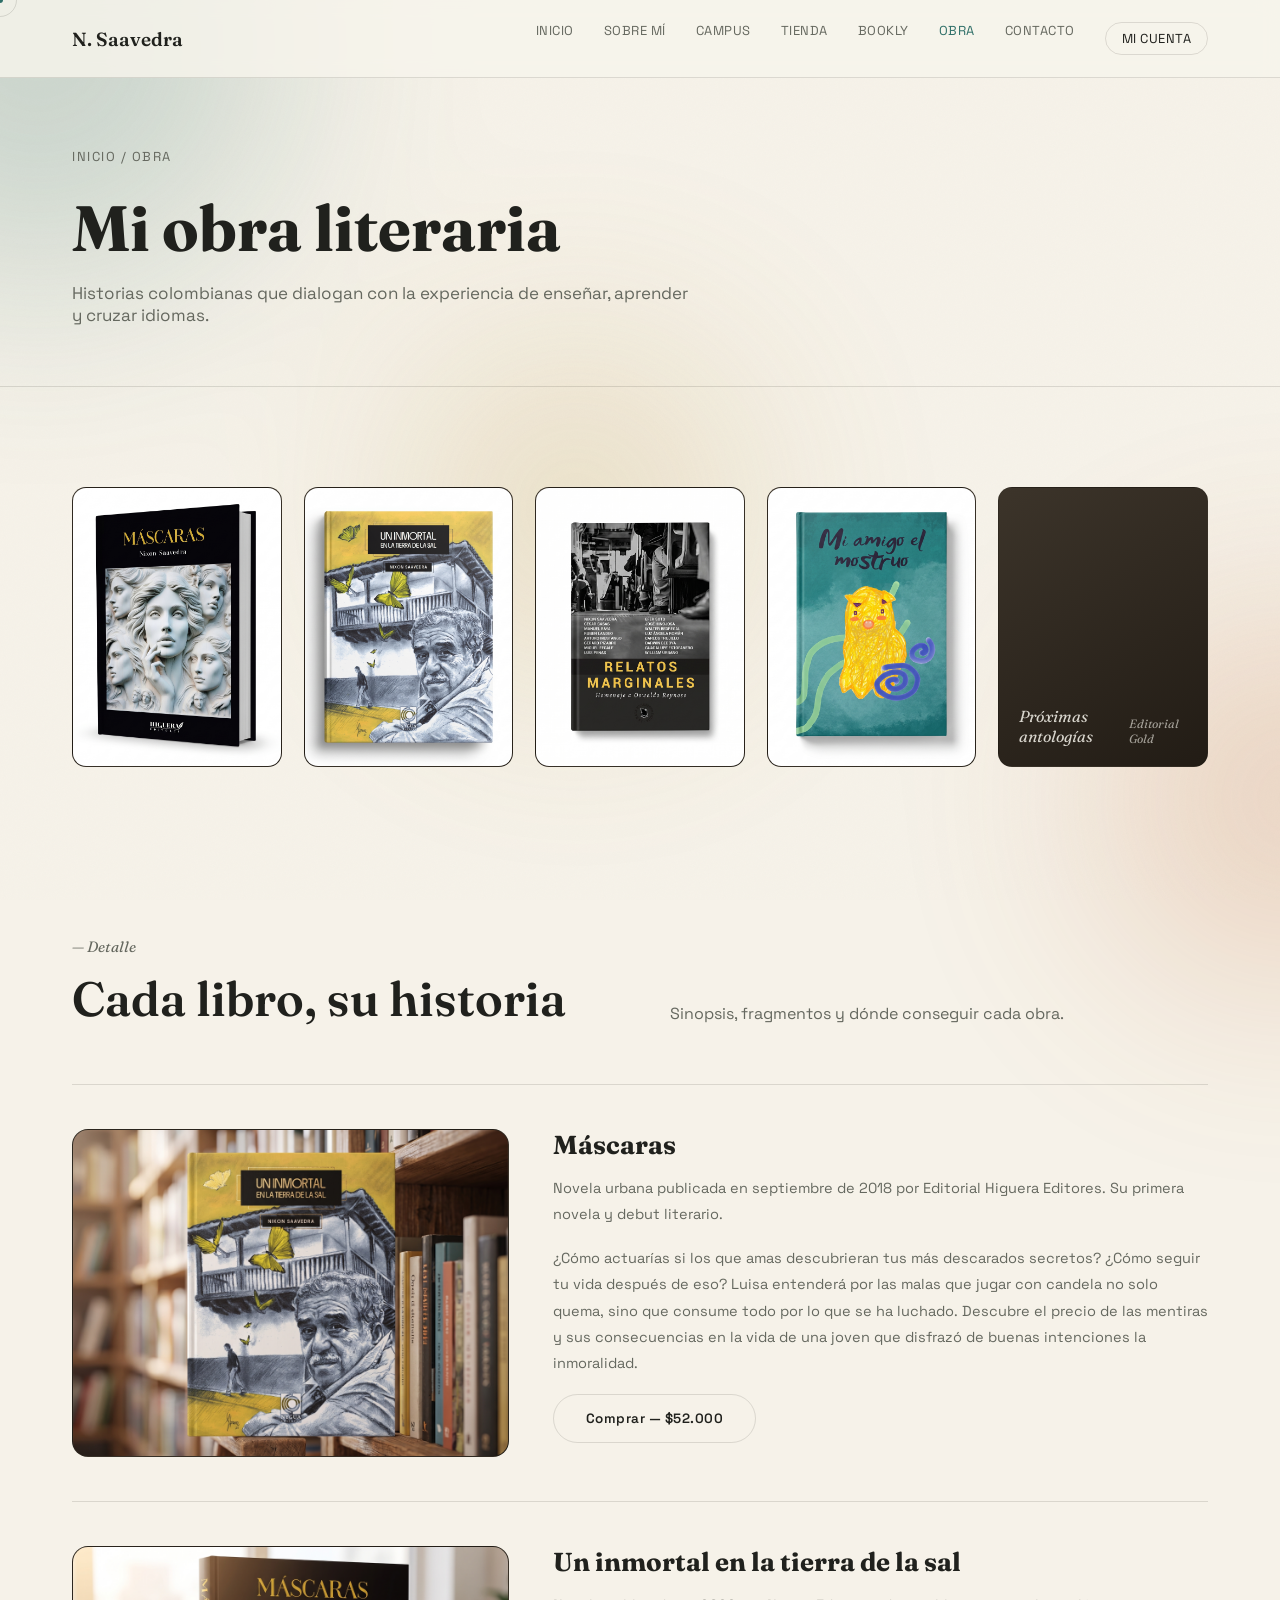
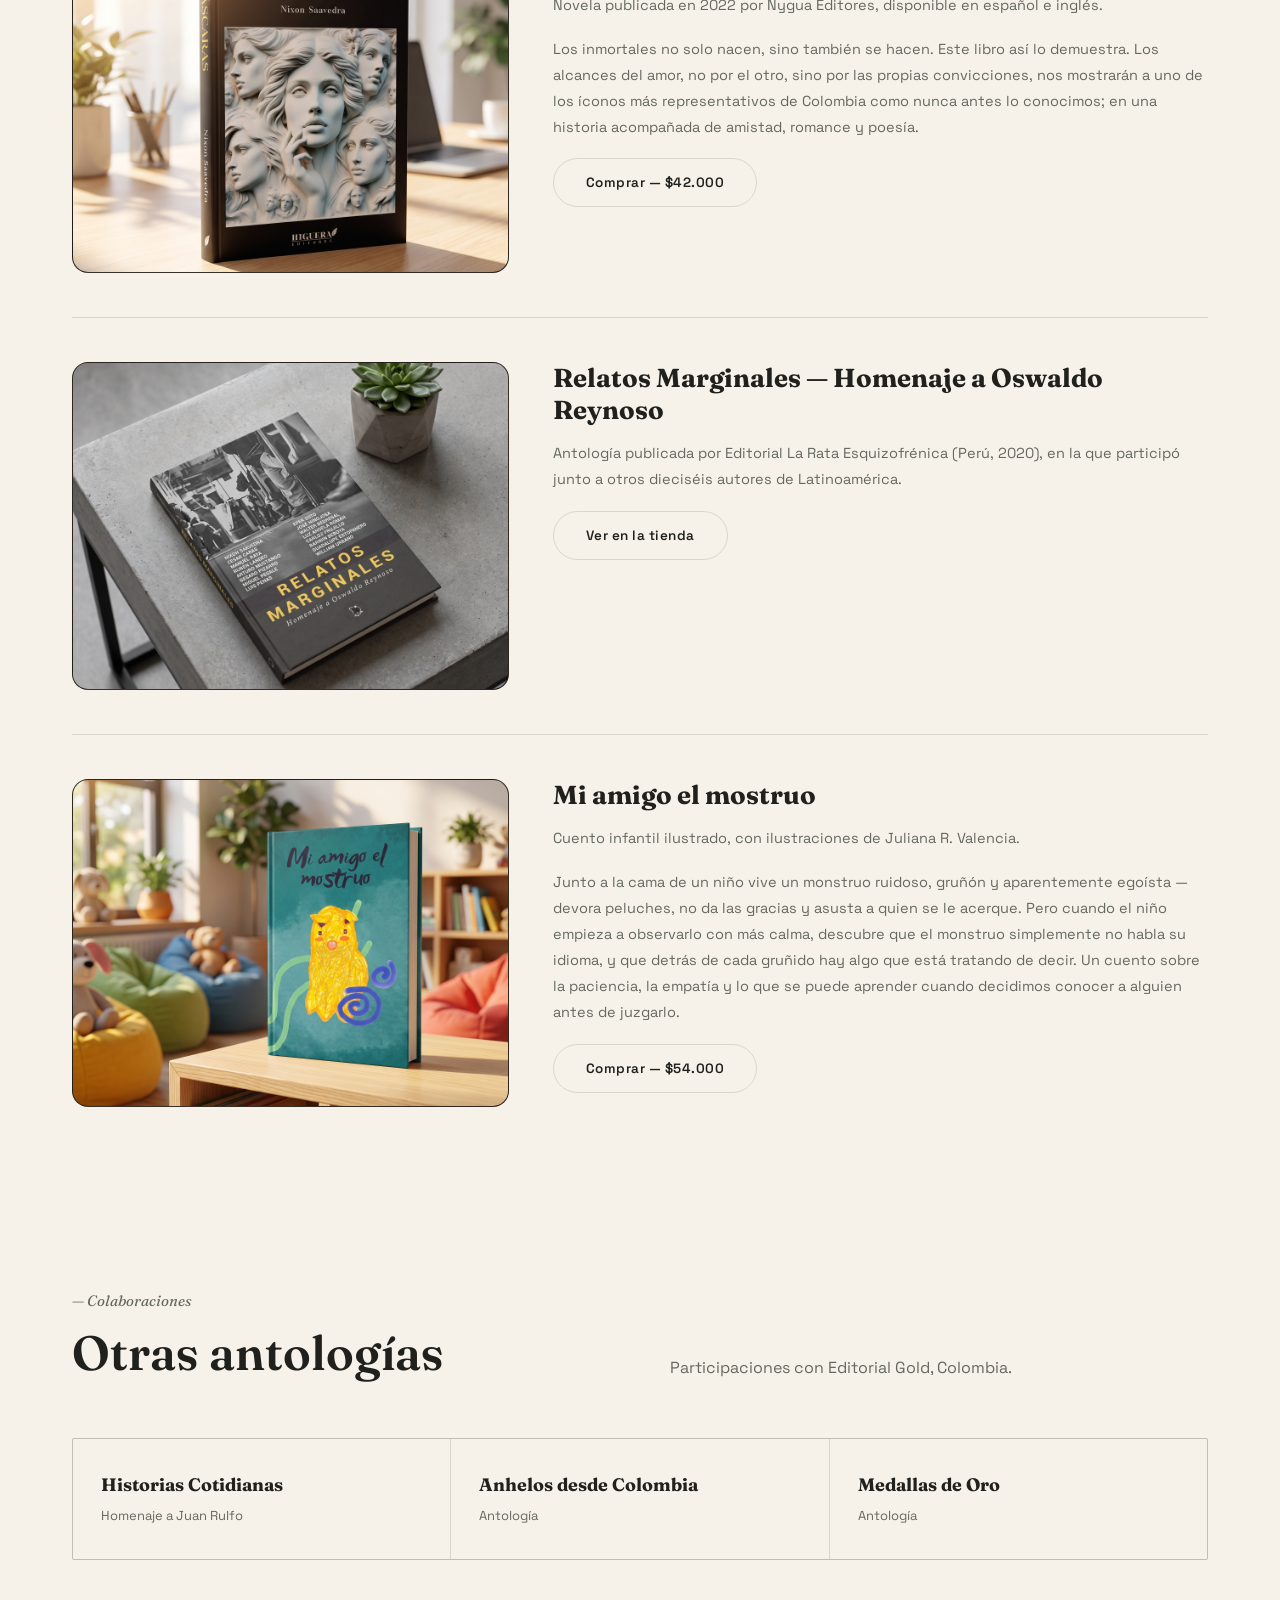
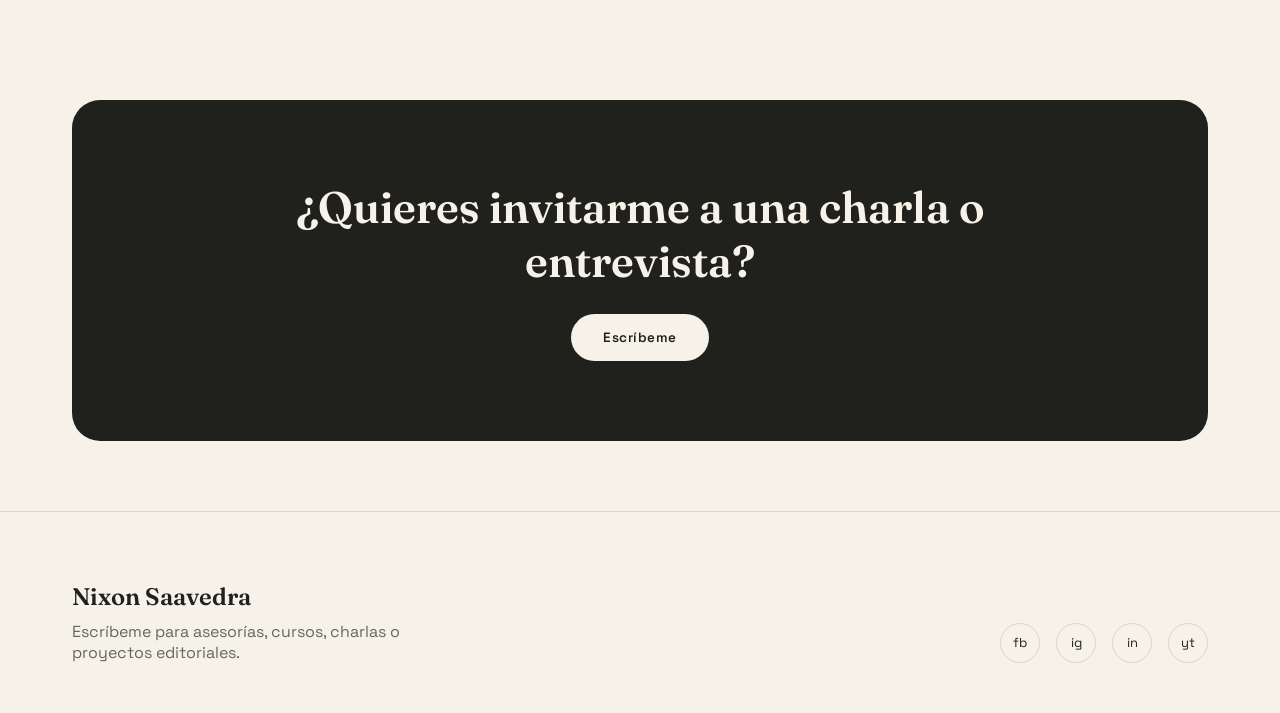
<file: obra.html>
<!DOCTYPE html>
<html lang="es">
<head>
<meta charset="UTF-8">
<meta name="viewport" content="width=device-width, initial-scale=1.0">
<link rel="icon" href="favicon.ico" sizes="any">
<link rel="icon" href="assets/img/icon-192.png" type="image/png" sizes="192x192">
<link rel="apple-touch-icon" href="apple-touch-icon.png">
<title>Obra literaria — Nixon Saavedra</title>
<link rel="preconnect" href="https://fonts.googleapis.com">
<link href="https://fonts.googleapis.com/css2?family=Fraunces:ital,wght@0,400;0,600;0,900;1,500&family=Space+Grotesk:wght@400;500;600;700&display=swap" rel="stylesheet">
<link rel="stylesheet" href="assets/style.css">
</head>
<body>

<div class="bg-fx">
  <div class="mesh"><div class="blob b1"></div><div class="blob b2"></div><div class="blob b3"></div></div>
  <div class="grain"></div>
</div>
<div class="cursor-dot" id="cdot"></div>
<div class="cursor-ring" id="cring"></div>

<header>
  <nav class="wrap">
    <div class="brand">N. Saavedra</div>
    <button class="nav-toggle" aria-label="Abrir menú" aria-expanded="false"><span></span><span></span><span></span></button>
    <div class="navlinks">
      <a href="index.html">Inicio</a>
      <a href="sobre-mi.html">Sobre mí</a>
      <a href="campus.html">Campus</a>
      <a href="tienda.html">Tienda</a>
      <a href="bookly.html">Bookly</a>
      <a href="obra.html" class="active">Obra</a>
      <a href="contacto.html">Contacto</a>
      <a href="login.html" class="nav-account">Mi cuenta</a>
    </div>
  </nav>
</header>

<section class="page-hero">
  <div class="wrap">
    <div class="breadcrumb"><a href="index.html">Inicio</a> / Obra</div>
    <h1>Mi obra literaria</h1>
    <p class="lede">Historias colombianas que dialogan con la experiencia de enseñar, aprender y cruzar idiomas.</p>
  </div>
</section>

<section>
  <div class="wrap">
    <div class="book-row reveal">
      <div class="book-tile" style="padding:0;overflow:hidden;"><img src="assets/img/mascaras-cover-mockup.jpg" alt="Portada de Máscaras" style="width:100%;height:100%;object-fit:cover;"></div>
      <div class="book-tile" style="padding:0;overflow:hidden;"><img src="assets/img/inmortal-cover-mockup.jpg" alt="Portada de Un inmortal en la tierra de la sal" style="width:100%;height:100%;object-fit:cover;"></div>
      <div class="book-tile" style="padding:0;overflow:hidden;"><img src="assets/img/relatos-marginales-cover-mockup.jpg" alt="Portada de Relatos Marginales" style="width:100%;height:100%;object-fit:cover;"></div>
      <div class="book-tile" style="padding:0;overflow:hidden;"><img src="assets/img/mi-amigo-el-mostruo-cover.jpg" alt="Portada de Mi amigo el mostruo" style="width:100%;height:100%;object-fit:cover;"></div>
      <div class="book-tile">Próximas antologías<br><span style="font-size:12px;opacity:.7;">Editorial Gold</span></div>
    </div>
  </div>
</section>

<section class="tight">
  <div class="wrap">
    <div class="split-head reveal">
      <div><div class="num-tag">— Detalle</div><h2>Cada libro, su historia</h2></div>
      <p>Sinopsis, fragmentos y dónde conseguir cada obra.</p>
    </div>

    <div class="book-detail reveal">
      <div class="img-block" style="padding:0;overflow:hidden;"><img src="assets/img/mascaras-gallery.jpg" alt="Máscaras — foto del libro" style="width:100%;height:100%;object-fit:cover;"></div>
      <div>
        <h3>Máscaras</h3>
        <p>Novela urbana publicada en septiembre de 2018 por Editorial Higuera Editores. Su primera novela y debut literario.</p>
        <p>¿Cómo actuarías si los que amas descubrieran tus más descarados secretos? ¿Cómo seguir tu vida después de eso? Luisa entenderá por las malas que jugar con candela no solo quema, sino que consume todo por lo que se ha luchado. Descubre el precio de las mentiras y sus consecuencias en la vida de una joven que disfrazó de buenas intenciones la inmoralidad.</p>
        <a href="tienda.html" class="btn btn-outline">Comprar — $52.000</a>
      </div>
    </div>

    <div class="book-detail reveal">
      <div class="img-block" style="padding:0;overflow:hidden;"><img src="assets/img/inmortal-gallery.jpg" alt="Un inmortal en la tierra de la sal — foto del libro" style="width:100%;height:100%;object-fit:cover;"></div>
      <div>
        <h3>Un inmortal en la tierra de la sal</h3>
        <p>Novela publicada en 2022 por Nygua Editores, disponible en español e inglés.</p>
        <p>Los inmortales no solo nacen, sino también se hacen. Este libro así lo demuestra. Los alcances del amor, no por el otro, sino por las propias convicciones, nos mostrarán a uno de los íconos más representativos de Colombia como nunca antes lo conocimos; en una historia acompañada de amistad, romance y poesía.</p>
        <a href="tienda.html" class="btn btn-outline">Comprar — $42.000</a>
      </div>
    </div>

    <div class="book-detail reveal">
      <div class="img-block" style="padding:0;overflow:hidden;"><img src="assets/img/relatos-marginales-gallery.jpg" alt="Relatos Marginales — foto del libro" style="width:100%;height:100%;object-fit:cover;"></div>
      <div>
        <h3>Relatos Marginales — Homenaje a Oswaldo Reynoso</h3>
        <p>Antología publicada por Editorial La Rata Esquizofrénica (Perú, 2020), en la que participó junto a otros dieciséis autores de Latinoamérica.</p>
        <a href="tienda.html" class="btn btn-outline">Ver en la tienda</a>
      </div>
    </div>

    <div class="book-detail reveal">
      <div class="img-block" style="padding:0;overflow:hidden;"><img src="assets/img/mi-amigo-el-mostruo-gallery.jpg" alt="Mi amigo el mostruo — foto del libro" style="width:100%;height:100%;object-fit:cover;"></div>
      <div>
        <h3>Mi amigo el mostruo</h3>
        <p>Cuento infantil ilustrado, con ilustraciones de Juliana R. Valencia.</p>
        <p>Junto a la cama de un niño vive un monstruo ruidoso, gruñón y aparentemente egoísta — devora peluches, no da las gracias y asusta a quien se le acerque. Pero cuando el niño empieza a observarlo con más calma, descubre que el monstruo simplemente no habla su idioma, y que detrás de cada gruñido hay algo que está tratando de decir. Un cuento sobre la paciencia, la empatía y lo que se puede aprender cuando decidimos conocer a alguien antes de juzgarlo.</p>
        <a href="tienda.html" class="btn btn-outline">Comprar — $54.000</a>
      </div>
    </div>
  </div>
</section>

<section class="tight">
  <div class="wrap">
    <div class="split-head reveal">
      <div><div class="num-tag">— Colaboraciones</div><h2>Otras antologías</h2></div>
      <p>Participaciones con Editorial Gold, Colombia.</p>
    </div>
    <div class="cred-grid reveal">
      <div class="cred"><b>Historias Cotidianas</b><span>Homenaje a Juan Rulfo</span></div>
      <div class="cred"><b>Anhelos desde Colombia</b><span>Antología</span></div>
      <div class="cred"><b>Medallas de Oro</b><span>Antología</span></div>
    </div>
  </div>
</section>

<section class="tight">
  <div class="wrap">
    <div class="cta-band reveal">
      <h2>¿Quieres invitarme a una charla o entrevista?</h2>
      <a href="contacto.html" class="btn btn-light">Escríbeme</a>
    </div>
  </div>
</section>

<footer>
  <div class="wrap foot-grid">
    <div>
      <div class="foot-brand">Nixon Saavedra</div>
      <p style="color:var(--muted);margin-top:10px;max-width:360px;">Escríbeme para asesorías, cursos, charlas o proyectos editoriales.</p>
    </div>
    <div class="socials">
      <a href="https://www.facebook.com/nixon.saavedra.vela" target="_blank" rel="noopener" aria-label="Facebook">fb</a>
      <a href="https://www.instagram.com/nixon_saavedra_vela/" target="_blank" rel="noopener" aria-label="Instagram">ig</a>
      <a href="https://www.linkedin.com/in/nixon-saavedra-vela-653b865b/" target="_blank" rel="noopener" aria-label="LinkedIn">in</a>
      <a href="https://www.youtube.com/@nixonsaavedravela843" target="_blank" rel="noopener" aria-label="YouTube">yt</a>
    </div>
  </div>
</footer>

<script src="assets/script.js"></script>
</body>
</html>
</file>
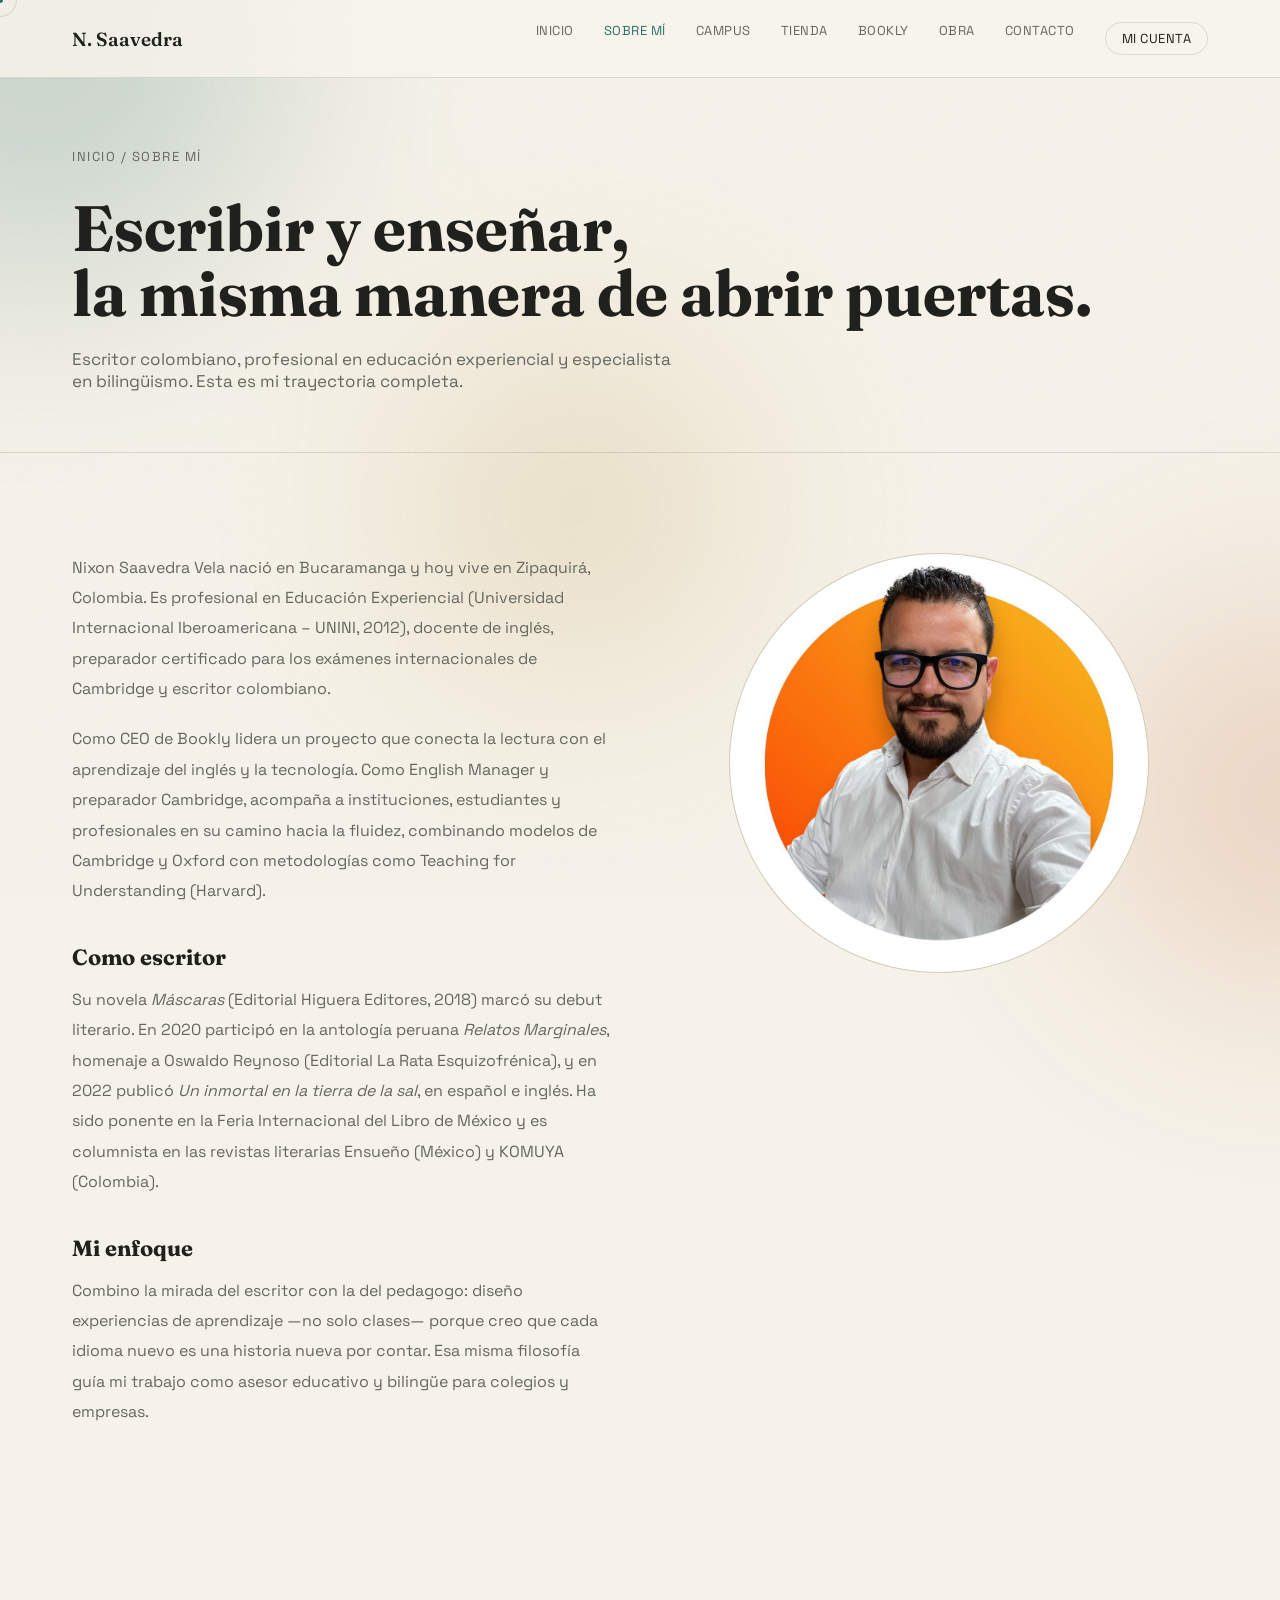
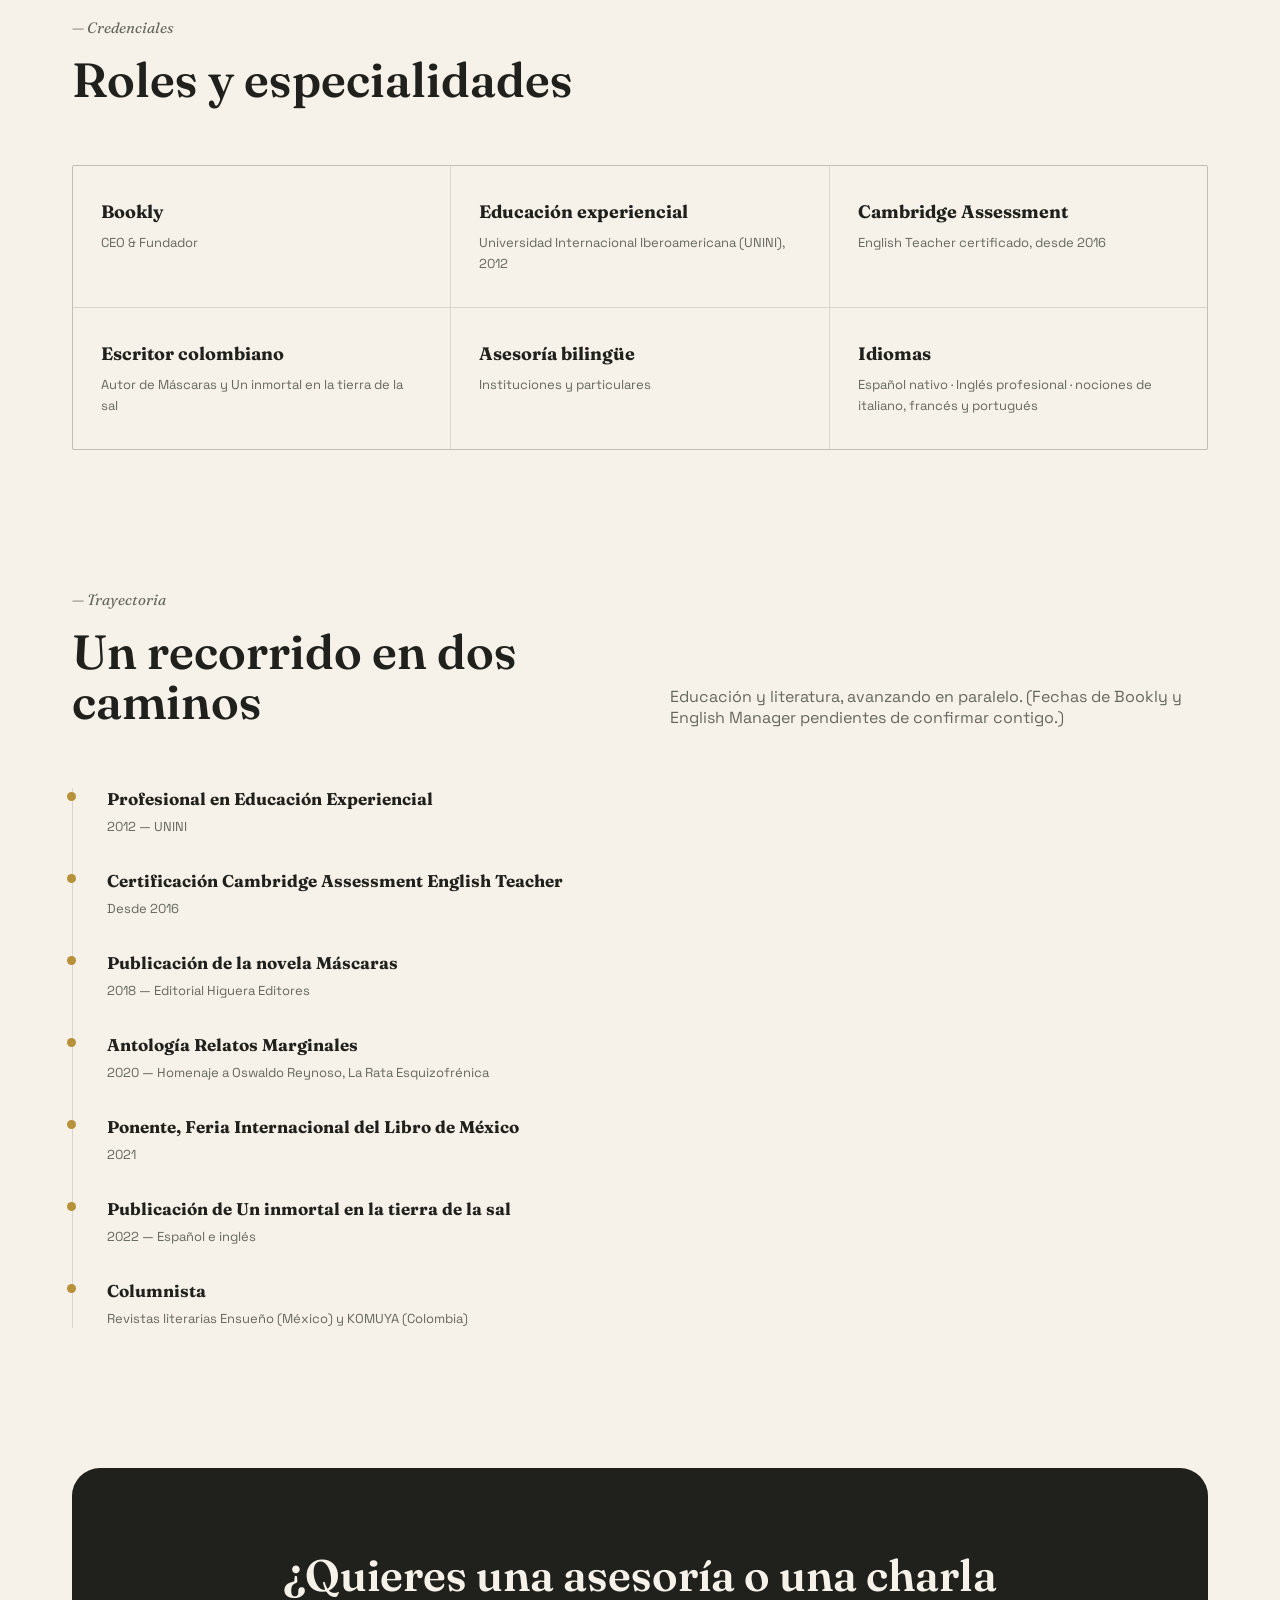
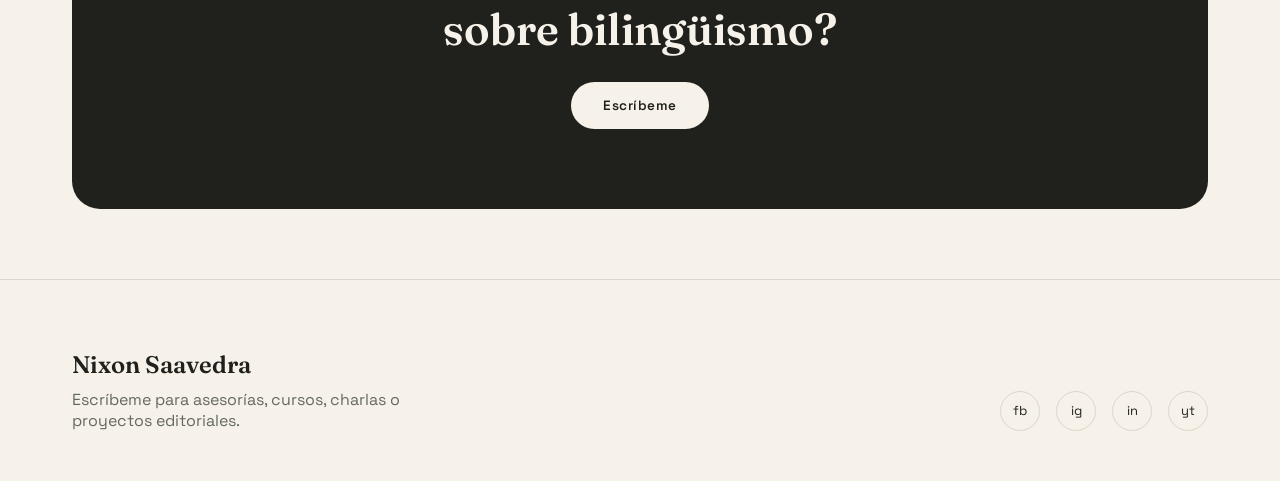
<file: sobre-mi.html>
<!DOCTYPE html>
<html lang="es">
<head>
<meta charset="UTF-8">
<meta name="viewport" content="width=device-width, initial-scale=1.0">
<link rel="icon" href="favicon.ico" sizes="any">
<link rel="icon" href="assets/img/icon-192.png" type="image/png" sizes="192x192">
<link rel="apple-touch-icon" href="apple-touch-icon.png">
<title>Sobre mí — Nixon Saavedra</title>
<link rel="preconnect" href="https://fonts.googleapis.com">
<link href="https://fonts.googleapis.com/css2?family=Fraunces:ital,wght@0,400;0,600;0,900;1,500&family=Space+Grotesk:wght@400;500;600;700&display=swap" rel="stylesheet">
<link rel="stylesheet" href="assets/style.css">
</head>
<body>

<div class="bg-fx">
  <div class="mesh"><div class="blob b1"></div><div class="blob b2"></div><div class="blob b3"></div></div>
  <div class="grain"></div>
</div>
<div class="cursor-dot" id="cdot"></div>
<div class="cursor-ring" id="cring"></div>

<header>
  <nav class="wrap">
    <div class="brand">N. Saavedra</div>
    <button class="nav-toggle" aria-label="Abrir menú" aria-expanded="false"><span></span><span></span><span></span></button>
    <div class="navlinks">
      <a href="index.html">Inicio</a>
      <a href="sobre-mi.html" class="active">Sobre mí</a>
      <a href="campus.html">Campus</a>
      <a href="tienda.html">Tienda</a>
      <a href="bookly.html">Bookly</a>
      <a href="obra.html">Obra</a>
      <a href="contacto.html">Contacto</a>
      <a href="login.html" class="nav-account">Mi cuenta</a>
    </div>
  </nav>
</header>

<section class="page-hero">
  <div class="wrap">
    <div class="breadcrumb"><a href="index.html">Inicio</a> / Sobre mí</div>
    <h1>Escribir y enseñar,<br>la misma manera de abrir puertas.</h1>
    <p class="lede">Escritor colombiano, profesional en educación experiencial y especialista en bilingüismo. Esta es mi trayectoria completa.</p>
  </div>
</section>

<section>
  <div class="wrap" style="display:grid;grid-template-columns:1fr 1fr;gap:60px;align-items:start;">
    <div class="content-prose reveal">
      <p>Nixon Saavedra Vela nació en Bucaramanga y hoy vive en Zipaquirá, Colombia. Es profesional en Educación Experiencial (Universidad Internacional Iberoamericana – UNINI, 2012), docente de inglés, preparador certificado para los exámenes internacionales de Cambridge y escritor colombiano.</p>
      <p>Como CEO de Bookly lidera un proyecto que conecta la lectura con el aprendizaje del inglés y la tecnología. Como English Manager y preparador Cambridge, acompaña a instituciones, estudiantes y profesionales en su camino hacia la fluidez, combinando modelos de Cambridge y Oxford con metodologías como Teaching for Understanding (Harvard).</p>
      <h3>Como escritor</h3>
      <p>Su novela <em>Máscaras</em> (Editorial Higuera Editores, 2018) marcó su debut literario. En 2020 participó en la antología peruana <em>Relatos Marginales</em>, homenaje a Oswaldo Reynoso (Editorial La Rata Esquizofrénica), y en 2022 publicó <em>Un inmortal en la tierra de la sal</em>, en español e inglés. Ha sido ponente en la Feria Internacional del Libro de México y es columnista en las revistas literarias Ensueño (México) y KOMUYA (Colombia).</p>
      <h3>Mi enfoque</h3>
      <p>Combino la mirada del escritor con la del pedagogo: diseño experiencias de aprendizaje —no solo clases— porque creo que cada idioma nuevo es una historia nueva por contar. Esa misma filosofía guía mi trabajo como asesor educativo y bilingüe para colegios y empresas.</p>
    </div>
    <div class="photo-round reveal" style="max-width:420px;margin:0 auto;">
      <img src="assets/img/headshot-sobre-mi.jpg" alt="Nixon Saavedra">
    </div>
  </div>
</section>

<section class="tight">
  <div class="wrap">
    <div class="split-head reveal">
      <div><div class="num-tag">— Credenciales</div><h2>Roles y especialidades</h2></div>
    </div>
    <div class="cred-grid reveal">
      <div class="cred"><b>Bookly</b><span>CEO & Fundador</span></div>
      <div class="cred"><b>Educación experiencial</b><span>Universidad Internacional Iberoamericana (UNINI), 2012</span></div>
      <div class="cred"><b>Cambridge Assessment</b><span>English Teacher certificado, desde 2016</span></div>
      <div class="cred"><b>Escritor colombiano</b><span>Autor de Máscaras y Un inmortal en la tierra de la sal</span></div>
      <div class="cred"><b>Asesoría bilingüe</b><span>Instituciones y particulares</span></div>
      <div class="cred"><b>Idiomas</b><span>Español nativo · Inglés profesional · nociones de italiano, francés y portugués</span></div>
    </div>
  </div>
</section>

<section class="tight">
  <div class="wrap">
    <div class="split-head reveal">
      <div><div class="num-tag">— Trayectoria</div><h2>Un recorrido en dos caminos</h2></div>
      <p>Educación y literatura, avanzando en paralelo. (Fechas de Bookly y English Manager pendientes de confirmar contigo.)</p>
    </div>
    <div class="timeline-v reveal">
      <div class="tl-item"><b>Profesional en Educación Experiencial</b><span>2012 — UNINI</span></div>
      <div class="tl-item"><b>Certificación Cambridge Assessment English Teacher</b><span>Desde 2016</span></div>
      <div class="tl-item"><b>Publicación de la novela Máscaras</b><span>2018 — Editorial Higuera Editores</span></div>
      <div class="tl-item"><b>Antología Relatos Marginales</b><span>2020 — Homenaje a Oswaldo Reynoso, La Rata Esquizofrénica</span></div>
      <div class="tl-item"><b>Ponente, Feria Internacional del Libro de México</b><span>2021</span></div>
      <div class="tl-item"><b>Publicación de Un inmortal en la tierra de la sal</b><span>2022 — Español e inglés</span></div>
      <div class="tl-item"><b>Columnista</b><span>Revistas literarias Ensueño (México) y KOMUYA (Colombia)</span></div>
    </div>
  </div>
</section>

<section class="tight">
  <div class="wrap">
    <div class="cta-band reveal">
      <h2>¿Quieres una asesoría o una charla sobre bilingüismo?</h2>
      <a href="contacto.html" class="btn btn-light">Escríbeme</a>
    </div>
  </div>
</section>

<footer>
  <div class="wrap foot-grid">
    <div>
      <div class="foot-brand">Nixon Saavedra</div>
      <p style="color:var(--muted);margin-top:10px;max-width:360px;">Escríbeme para asesorías, cursos, charlas o proyectos editoriales.</p>
    </div>
    <div class="socials">
      <a href="https://www.facebook.com/nixon.saavedra.vela" target="_blank" rel="noopener" aria-label="Facebook">fb</a>
      <a href="https://www.instagram.com/nixon_saavedra_vela/" target="_blank" rel="noopener" aria-label="Instagram">ig</a>
      <a href="https://www.linkedin.com/in/nixon-saavedra-vela-653b865b/" target="_blank" rel="noopener" aria-label="LinkedIn">in</a>
      <a href="https://www.youtube.com/@nixonsaavedravela843" target="_blank" rel="noopener" aria-label="YouTube">yt</a>
    </div>
  </div>
</footer>

<script src="assets/script.js"></script>
</body>
</html>
</file>
<file: assets/style.css>
/* ===== Nixon Saavedra — sistema de diseño compartido (basado en propuesta E) ===== */
:root{
  --bg:#f6f2e9;
  --bg-alt:#eee6d4;
  --ink:#20211d;
  --muted:#65685f;
  --gold:#b8923a;
  --wine:#c1652f;
  --steel:#2f6f68;
  --accent:var(--steel); /* color principal de interacción (nav, hover, botones) */
  --line:rgba(32,33,29,.13);
}
*{margin:0;padding:0;box-sizing:border-box;}
html{scroll-behavior:smooth;}
body{
  background:var(--bg);color:var(--ink);
  font-family:'Space Grotesk',sans-serif;
  overflow-x:hidden;
  cursor:none;
}
::selection{background:var(--accent);color:var(--bg-alt);}
a{color:inherit;text-decoration:none;}
img{max-width:100%;display:block;}
.serif{font-family:'Fraunces',serif;}
.wrap{max-width:1200px;margin:0 auto;padding:0 32px;position:relative;z-index:2;}

/* grain + mesh bg */
.bg-fx{position:fixed;inset:0;z-index:0;pointer-events:none;}
.mesh{position:absolute;inset:-10%;filter:blur(110px);opacity:.22;}
.blob{position:absolute;border-radius:50%;mix-blend-mode:multiply;animation:float 22s ease-in-out infinite;}
.b1{width:38vw;height:38vw;background:var(--steel);top:-10%;left:-5%;animation-delay:0s;}
.b2{width:30vw;height:30vw;background:var(--wine);bottom:0;right:-5%;animation-delay:-7s;}
.b3{width:26vw;height:26vw;background:var(--gold);top:40%;left:35%;animation-delay:-13s;}
@keyframes float{
  0%,100%{transform:translate(0,0) scale(1);}
  33%{transform:translate(4%,6%) scale(1.08);}
  66%{transform:translate(-5%,-4%) scale(.95);}
}
.grain{position:absolute;inset:0;background-image:url("data:image/svg+xml,%3Csvg xmlns='http://www.w3.org/2000/svg' width='120' height='120'%3E%3Cfilter id='n'%3E%3CfeTurbulence type='fractalNoise' baseFrequency='.9' numOctaves='2' stitchTiles='stitch'/%3E%3C/filter%3E%3Crect width='100%25' height='100%25' filter='url(%23n)' opacity='.05'/%3E%3C/svg%3E");opacity:.45;}

/* cursor */
.cursor-dot,.cursor-ring{position:fixed;top:0;left:0;pointer-events:none;z-index:999;border-radius:50%;transform:translate(-50%,-50%);}
.cursor-dot{width:6px;height:6px;background:var(--accent);}
.cursor-ring{width:34px;height:34px;border:1px solid var(--line);transition:transform .15s ease,border-color .2s;}
@media(max-width:900px){.cursor-dot,.cursor-ring{display:none;}body{cursor:auto;}}

/* header */
header{position:sticky;top:0;left:0;right:0;z-index:100;padding:22px 0;background:rgba(247,244,236,.82);backdrop-filter:blur(10px);border-bottom:1px solid var(--line);}
nav{display:flex;justify-content:space-between;align-items:center;}
.brand{font-family:'Fraunces',serif;font-weight:600;font-size:19px;}
.navlinks{display:flex;gap:30px;font-size:13px;letter-spacing:.5px;text-transform:uppercase;}
.navlinks a{color:var(--muted);transition:color .2s;}
.navlinks a:hover,.navlinks a.active{color:var(--accent);}

/* botón hamburguesa — oculto en escritorio, visible solo en móvil */
.nav-toggle{
  display:none;flex-direction:column;justify-content:center;gap:5px;
  width:38px;height:38px;padding:0;border:none;background:none;cursor:pointer;
  z-index:101;
}
.nav-toggle span{display:block;width:100%;height:2px;background:var(--ink);border-radius:2px;transition:transform .25s ease,opacity .2s ease;}
.nav-toggle.active span:nth-child(1){transform:translateY(7px) rotate(45deg);}
.nav-toggle.active span:nth-child(2){opacity:0;}
.nav-toggle.active span:nth-child(3){transform:translateY(-7px) rotate(-45deg);}
body.nav-open{overflow:hidden;}

/* marquee */
.marquee{position:relative;z-index:2;border-bottom:1px solid var(--line);padding:16px 0;overflow:hidden;white-space:nowrap;background:rgba(244,241,234,.03);}
.marquee-track{display:inline-block;animation:scroll-left 26s linear infinite;font-family:'Fraunces',serif;font-style:italic;font-size:20px;color:var(--muted);}
.marquee-track span{margin:0 34px;}
.marquee-track span.hi{color:var(--accent);font-style:normal;font-family:'Space Grotesk',sans-serif;font-weight:600;}
@keyframes scroll-left{from{transform:translateX(0);}to{transform:translateX(-50%);}}

/* home hero */
.hero{min-height:88vh;display:flex;flex-direction:column;justify-content:center;padding:90px 0;position:relative;}
.hero-grid{display:grid;grid-template-columns:1.3fr .9fr;gap:60px;align-items:center;}
.hero-photo{aspect-ratio:4/5;border-radius:22px;border:1px solid var(--line);background:linear-gradient(150deg,#3c342a,#221c15);display:flex;align-items:center;justify-content:center;color:rgba(247,244,236,.55);font-size:12px;letter-spacing:1px;text-transform:uppercase;text-align:center;padding:20px;overflow:hidden;}
.hero-photo img{width:100%;height:100%;object-fit:cover;border-radius:22px;}

/* retrato circular — para fotos ya recortadas en círculo */
.photo-round{aspect-ratio:1/1;border-radius:50%;overflow:hidden;border:1px solid var(--line);background:var(--bg-alt);}
.photo-round img{width:100%;height:100%;object-fit:cover;display:block;border-radius:50%;}
.hero-photo.photo-round{padding:0;}
.hero .kicker{font-size:13px;letter-spacing:4px;text-transform:uppercase;color:var(--gold);margin-bottom:26px;}
.hero h1{font-family:'Fraunces',serif;font-weight:900;font-size:clamp(42px,7.5vw,100px);line-height:.98;letter-spacing:-2px;}
.hero h1 .line2{display:block;font-style:italic;font-weight:500;color:var(--muted);font-size:.55em;margin-top:10px;}
.hero p{max-width:520px;color:var(--muted);font-size:17px;margin-top:34px;}
.roles-float{display:flex;gap:14px;flex-wrap:wrap;margin-top:40px;}
.roles-float span{border:1px solid var(--line);padding:9px 18px;border-radius:30px;font-size:12.5px;letter-spacing:.5px;backdrop-filter:blur(6px);transition:.25s;}
.roles-float span:hover{border-color:var(--accent);color:var(--accent);transform:translateY(-3px);}

/* interior page hero */
.page-hero{padding:70px 0 60px;border-bottom:1px solid var(--line);}
.breadcrumb{font-size:12px;letter-spacing:1.5px;text-transform:uppercase;color:var(--muted);margin-bottom:20px;}
.breadcrumb a:hover{color:var(--accent);}
.page-hero h1{font-family:'Fraunces',serif;font-weight:700;font-size:clamp(36px,6vw,64px);line-height:1.02;}
.page-hero .lede{max-width:620px;color:var(--muted);font-size:17px;margin-top:22px;}

section{position:relative;padding:100px 0;z-index:2;}
section.tight{padding:70px 0;}
.num-tag{font-family:'Fraunces',serif;font-style:italic;color:var(--muted);font-size:15px;margin-bottom:18px;}
.reveal{opacity:0;transform:translateY(40px);transition:opacity .8s ease,transform .8s ease;}
.reveal.in{opacity:1;transform:translateY(0);}

.split-head{display:grid;grid-template-columns:1fr 1fr;gap:60px;align-items:end;margin-bottom:60px;}
.split-head h2{font-family:'Fraunces',serif;font-weight:600;font-size:clamp(30px,4vw,48px);line-height:1.05;}
.split-head p{color:var(--muted);font-size:16px;}

/* prose */
.content-prose{max-width:680px;}
.content-prose p{color:var(--muted);font-size:16px;line-height:1.9;margin-bottom:20px;}
.content-prose h3{font-family:'Fraunces',serif;font-size:22px;margin:36px 0 14px;color:var(--ink);}

/* credentials grid */
.cred-grid{display:grid;grid-template-columns:repeat(3,1fr);gap:1px;background:var(--line);border:1px solid var(--line);border-radius:2px;overflow:hidden;}
.cred{background:var(--bg);padding:34px 28px;}
.cred b{font-family:'Fraunces',serif;font-size:18px;display:block;margin-bottom:8px;}
.cred span{color:var(--muted);font-size:13px;}

/* teaser cards — home */
.teaser-grid{display:grid;grid-template-columns:repeat(2,1fr);gap:24px;}
.teaser-card{border:1px solid var(--line);border-radius:20px;padding:36px;background:linear-gradient(160deg,rgba(33,29,24,.035),transparent);transition:transform .2s,border-color .3s;}
.teaser-card:hover{transform:translateY(-6px);border-color:var(--accent);}
.teaser-card .tag{font-size:11px;letter-spacing:2px;text-transform:uppercase;color:var(--gold);}
.teaser-card h3{font-family:'Fraunces',serif;font-size:26px;margin:14px 0 12px;}
.teaser-card p{color:var(--muted);font-size:14.5px;margin-bottom:20px;}
.teaser-card .go{font-size:13px;font-weight:600;display:inline-flex;align-items:center;gap:6px;}
.teaser-card .go::after{content:"→";transition:transform .2s;}
.teaser-card:hover .go::after{transform:translateX(4px);}

/* image / video placeholders */
.img-block{aspect-ratio:4/3;border-radius:16px;border:1px solid var(--line);background:linear-gradient(150deg,#3c342a,#221c15);display:flex;align-items:center;justify-content:center;color:rgba(247,244,236,.55);font-size:12px;letter-spacing:1px;text-transform:uppercase;text-align:center;padding:20px;}
.video-block{aspect-ratio:16/9;border-radius:16px;border:1px solid var(--line);background:linear-gradient(150deg,#3c342a,#221c15);display:flex;align-items:center;justify-content:center;position:relative;}
.video-block .play{width:64px;height:64px;border-radius:50%;border:1px solid var(--accent);display:flex;align-items:center;justify-content:center;color:var(--accent);font-size:20px;}
.gallery-grid{display:grid;grid-template-columns:repeat(3,1fr);gap:20px;}

/* campus / courses */
.filter-tabs{display:flex;gap:12px;flex-wrap:wrap;margin-bottom:44px;}
.filter-tabs button{background:transparent;border:1px solid var(--line);color:var(--muted);padding:9px 18px;border-radius:24px;font-family:'Space Grotesk',sans-serif;font-size:12.5px;letter-spacing:.5px;text-transform:uppercase;cursor:pointer;transition:.2s;}
.filter-tabs button.active,.filter-tabs button:hover{border-color:var(--accent);color:var(--accent);}
.campus-grid{display:grid;grid-template-columns:repeat(3,1fr);gap:26px;}
.course-card{border:1px solid var(--line);border-radius:18px;overflow:hidden;background:linear-gradient(160deg,rgba(33,29,24,.035),transparent);transform-style:preserve-3d;transition:transform .15s ease,border-color .3s;}
.course-card:hover{border-color:var(--accent);}
.course-card .thumb{aspect-ratio:1/1;background:linear-gradient(150deg,#3c342a,#221c15);}
.course-card .thumb img{width:100%;height:100%;object-fit:cover;}
.course-card .body{padding:26px;}
.course-card .cat{display:inline-block;font-size:11px;letter-spacing:1.5px;text-transform:uppercase;padding:5px 12px;border-radius:20px;margin-bottom:16px;}
.cat-en{background:color-mix(in srgb, var(--gold) 18%, transparent);color:var(--gold);}
.cat-ai{background:color-mix(in srgb, var(--steel) 20%, transparent);color:var(--steel);}
.cat-edu{background:color-mix(in srgb, var(--wine) 18%, transparent);color:var(--wine);}
.course-card h3{font-family:'Fraunces',serif;font-size:21px;margin-bottom:10px;}
.course-card p{color:var(--muted);font-size:13.5px;margin-bottom:20px;}
.course-card .meta{display:flex;justify-content:space-between;align-items:center;font-size:12px;color:var(--muted);border-top:1px solid var(--line);padding-top:14px;}
.course-card .status{color:var(--ink);font-weight:600;}
.course-card .status-live{color:var(--steel);}
.course-card .status-live::before{content:"● ";font-size:9px;}

/* timeline */
.timeline-v{border-left:1px solid var(--line);padding-left:34px;display:flex;flex-direction:column;gap:34px;}
.tl-item{position:relative;}
.tl-item::before{content:"";position:absolute;left:-40px;top:4px;width:9px;height:9px;border-radius:50%;background:var(--gold);}
.tl-item b{font-family:'Fraunces',serif;font-size:17px;display:block;margin-bottom:6px;}
.tl-item span{color:var(--muted);font-size:13px;}

/* book gallery (obra) */
.book-row{display:grid;grid-template-columns:repeat(auto-fit,minmax(180px,1fr));gap:22px;}
.book-tile{aspect-ratio:3/4;border-radius:14px;background:linear-gradient(150deg,#3c342a,#221c15);border:1px solid var(--line);display:flex;align-items:flex-end;padding:20px;font-family:'Fraunces',serif;font-style:italic;font-size:16px;color:rgba(247,244,236,.85);transition:transform .3s;}
.book-tile:hover{transform:translateY(-8px) rotate(-1deg);}
.book-detail{display:grid;grid-template-columns:.8fr 1.2fr;gap:44px;align-items:start;padding:44px 0;border-top:1px solid var(--line);}
.book-detail h3{font-family:'Fraunces',serif;font-size:26px;margin-bottom:14px;}
.book-detail p{color:var(--muted);font-size:14.5px;line-height:1.8;margin-bottom:18px;}

/* cta band */
.cta-band{background:var(--ink);color:var(--bg);border-radius:28px;padding:80px 60px;text-align:center;}
.cta-band h2{font-family:'Fraunces',serif;font-weight:600;font-size:clamp(28px,4vw,44px);max-width:720px;margin:0 auto 26px;}
.btn{display:inline-block;padding:15px 32px;border-radius:40px;font-size:13.5px;font-weight:600;letter-spacing:.5px;transition:.2s;}
.btn-light{background:var(--bg);color:var(--ink);}
.btn-outline{border:1px solid var(--line);color:var(--ink);}
.btn-outline:hover{border-color:var(--accent);color:var(--accent);}
.btn-gold{background:var(--gold);color:var(--bg);}
.btn-accent{background:var(--accent);color:#fff;}
.btn-disabled{background:var(--bg-alt);color:var(--muted);cursor:not-allowed;pointer-events:none;}

/* tienda */
.product-grid{display:grid;grid-template-columns:repeat(3,1fr);gap:26px;}
.product-card{border:1px solid var(--line);border-radius:18px;overflow:hidden;background:linear-gradient(160deg,rgba(33,29,24,.035),transparent);transition:transform .15s ease,border-color .3s;}
.product-card:hover{border-color:var(--accent);transform:translateY(-4px);}
.product-card .thumb{aspect-ratio:4/5;background:linear-gradient(150deg,#3c342a,#221c15);}
.product-card .thumb img{width:100%;height:100%;object-fit:cover;}
.product-card .thumb[id^="thumb-"]{aspect-ratio:1/1;}
.product-card .body{padding:22px;}
.product-card h3{font-family:'Fraunces',serif;font-size:19px;margin-bottom:8px;}
.product-card p{color:var(--muted);font-size:13px;margin-bottom:16px;}
.product-card .price-row{display:flex;justify-content:space-between;align-items:center;margin-bottom:14px;}
.product-card .price{font-family:'Fraunces',serif;font-size:19px;}
.status-badge{font-size:10px;letter-spacing:1px;text-transform:uppercase;padding:4px 10px;border-radius:20px;background:var(--bg-alt);color:var(--muted);}
.buy-btn{display:block;text-align:center;width:100%;padding:12px;border-radius:10px;font-size:13px;font-weight:600;letter-spacing:.3px;border:none;}
.buy-btn.btn-whatsapp{background:#25D366;color:#fff;}
.buy-btn.btn-whatsapp:hover{background:#1fb959;}

/* Programas personalizados de inglés (clases 1 a 1, no son curso del Campus) */
.program-grid{display:grid;grid-template-columns:1fr 1fr;gap:32px;}
.program-card{border:1px solid var(--line);border-radius:22px;overflow:hidden;background:linear-gradient(160deg,rgba(33,29,24,.035),transparent);transition:transform .15s ease,border-color .3s;}
.program-card:hover{border-color:var(--accent);transform:translateY(-4px);}
.program-card .thumb{aspect-ratio:1/1;background:linear-gradient(150deg,#3c342a,#221c15);}
.program-card .thumb img{width:100%;height:100%;object-fit:cover;}
.program-card .body{padding:34px;}
.program-card .kicker{color:var(--muted);font-size:12.5px;letter-spacing:.3px;margin-bottom:10px;}
.program-card h3{font-family:'Fraunces',serif;font-size:25px;line-height:1.15;margin-bottom:14px;}
.program-card p{color:var(--muted);font-size:14.5px;line-height:1.75;margin-bottom:16px;}
.program-chips{display:flex;flex-wrap:wrap;gap:8px;margin:18px 0 24px;}
.program-chip{font-size:11px;letter-spacing:.3px;padding:7px 13px;border-radius:20px;background:var(--bg-alt);color:var(--ink);border:1px solid var(--line);}
.program-card .price-row{display:flex;justify-content:space-between;align-items:center;margin-bottom:16px;}
.program-card .price{font-family:'Fraunces',serif;font-size:22px;}

/* Botones de compartir por curso (WhatsApp + redes) — comparten la
   imagen y el texto del curso, no la URL de la página. */
.share-row{display:flex;gap:8px;margin-top:10px;flex-wrap:wrap;}
.share-btn{flex:1;min-width:120px;padding:9px 10px;border-radius:9px;font-size:12px;font-weight:600;letter-spacing:.2px;cursor:pointer;transition:.2s;border:1px solid var(--line);background:transparent;color:var(--ink);}
.share-btn:hover{border-color:var(--accent);color:var(--accent);}
.share-btn.share-whatsapp{border-color:#25D366;color:#128C4A;}
.share-btn.share-whatsapp:hover{background:#25D366;color:#fff;border-color:#25D366;}

/* Botón flotante de WhatsApp (página de contacto) */
.whatsapp-fab{position:fixed;right:24px;bottom:24px;z-index:80;display:flex;align-items:center;gap:10px;background:#25D366;color:#fff;text-decoration:none;padding:14px;border-radius:999px;box-shadow:0 8px 24px rgba(37,211,102,.4);transition:padding .25s ease,box-shadow .25s ease;overflow:hidden;}
.whatsapp-fab-icon{display:flex;align-items:center;justify-content:center;flex-shrink:0;position:relative;}
.whatsapp-fab-icon::before{content:"";position:absolute;inset:-6px;border-radius:999px;background:#25D366;opacity:.55;animation:wa-pulse 2.2s ease-out infinite;z-index:-1;}
.whatsapp-fab-label{max-width:0;white-space:nowrap;opacity:0;font-size:14px;font-weight:600;transition:max-width .3s ease,opacity .25s ease;}
.whatsapp-fab:hover{box-shadow:0 10px 30px rgba(37,211,102,.55);}
.whatsapp-fab:hover .whatsapp-fab-label{max-width:220px;opacity:1;margin-right:4px;}
@keyframes wa-pulse{
  0%{transform:scale(1);opacity:.55;}
  70%{transform:scale(1.7);opacity:0;}
  100%{transform:scale(1.7);opacity:0;}
}
@media (max-width:640px){
  .whatsapp-fab{right:16px;bottom:16px;}
  .whatsapp-fab-label{display:none;}
}

/* form */
.form-grid{max-width:560px;display:flex;flex-direction:column;gap:20px;}
.form-group label{display:block;font-size:12px;letter-spacing:1px;text-transform:uppercase;color:var(--muted);margin-bottom:8px;}
.form-group input,.form-group textarea{width:100%;background:var(--bg-alt);border:1px solid var(--line);border-radius:10px;padding:14px 16px;color:var(--ink);font-family:'Space Grotesk',sans-serif;font-size:14px;}
.form-group textarea{min-height:130px;resize:vertical;}
.form-group input:focus,.form-group textarea:focus{outline:none;border-color:var(--accent);}
.contact-grid{display:grid;grid-template-columns:1.1fr .9fr;gap:60px;}
.contact-info .item{border-top:1px solid var(--line);padding:18px 0;display:flex;justify-content:space-between;font-size:14px;}
.contact-info .item span:first-child{color:var(--muted);}
.contact-info .item a:hover{color:var(--accent);}

/* footer */
footer{padding:70px 0 50px;border-top:1px solid var(--line);}
.foot-grid{display:flex;justify-content:space-between;align-items:flex-end;flex-wrap:wrap;gap:30px;}
.foot-brand{font-family:'Fraunces',serif;font-weight:600;font-size:24px;}
.socials{display:flex;gap:16px;}
.socials a{border:1px solid var(--line);border-radius:50%;width:40px;height:40px;display:flex;align-items:center;justify-content:center;font-size:13px;transition:.2s;}
.socials a:hover{border-color:var(--accent);color:var(--accent);}

/* nav — acceso de estudiantes */
.nav-account{border:1px solid var(--line);border-radius:20px;padding:7px 16px !important;color:var(--ink) !important;}
.nav-account:hover{border-color:var(--accent);color:var(--accent) !important;}

/* login / crear contraseña */
.auth-wrap{min-height:70vh;display:flex;align-items:center;justify-content:center;padding:60px 0;}
.auth-card{max-width:420px;width:100%;border:1px solid var(--line);border-radius:20px;padding:44px;background:linear-gradient(160deg,rgba(33,29,24,.035),transparent);}
.auth-card h1{font-family:'Fraunces',serif;font-weight:700;font-size:28px;margin-bottom:10px;}
.auth-card .lede{color:var(--muted);font-size:14px;margin-bottom:30px;}
.auth-card .form-grid{max-width:none;gap:18px;}
.auth-msg{font-size:13px;padding:12px 16px;border-radius:10px;margin-top:18px;display:none;}
.auth-msg.show{display:block;}
.auth-msg.ok{background:color-mix(in srgb, var(--steel) 16%, transparent);color:var(--steel);}
.auth-msg.err{background:color-mix(in srgb, var(--wine) 16%, transparent);color:var(--wine);}
.auth-foot{margin-top:24px;font-size:13px;color:var(--muted);text-align:center;}
.auth-foot a:hover{color:var(--accent);}

/* dashboard */
.dash-top{display:flex;justify-content:space-between;align-items:flex-end;flex-wrap:wrap;gap:20px;margin-bottom:50px;}
.dash-top h1{font-family:'Fraunces',serif;font-weight:700;font-size:clamp(28px,4vw,42px);}
.dash-top p{color:var(--muted);font-size:14px;margin-top:8px;}
.logout-btn{background:transparent;border:1px solid var(--line);color:var(--muted);padding:10px 20px;border-radius:24px;font-family:'Space Grotesk',sans-serif;font-size:12.5px;letter-spacing:.5px;text-transform:uppercase;cursor:pointer;transition:.2s;}
.logout-btn:hover{border-color:var(--wine);color:var(--wine);}

.stat-row{display:grid;grid-template-columns:repeat(4,1fr);gap:1px;background:var(--line);border:1px solid var(--line);border-radius:2px;overflow:hidden;margin-bottom:60px;}
.stat-card{background:var(--bg);padding:28px;}
.stat-card .n{font-family:'Fraunces',serif;font-size:34px;display:block;}
.stat-card .l{color:var(--muted);font-size:12px;letter-spacing:.5px;text-transform:uppercase;margin-top:6px;display:block;}

.course-panel{border:1px solid var(--line);border-radius:20px;padding:34px;margin-bottom:26px;background:linear-gradient(160deg,rgba(33,29,24,.035),transparent);}
.course-panel-head{display:flex;justify-content:space-between;align-items:center;gap:20px;margin-bottom:22px;flex-wrap:wrap;}
.course-panel-head h3{font-family:'Fraunces',serif;font-size:22px;}
.course-panel-head .pct{font-family:'Fraunces',serif;font-size:22px;color:var(--accent);}
.progress-bar{width:100%;height:8px;border-radius:20px;background:var(--bg-alt);overflow:hidden;margin-bottom:26px;}
.progress-bar .fill{height:100%;background:var(--accent);border-radius:20px;transition:width .4s ease;}

.activity-list{display:flex;flex-direction:column;gap:1px;background:var(--line);border:1px solid var(--line);border-radius:2px;overflow:hidden;}
.activity-item{background:var(--bg);padding:16px 20px;display:flex;justify-content:space-between;align-items:center;gap:16px;font-size:14px;}
.activity-item .name{display:flex;align-items:center;gap:12px;}
.activity-item .dot{width:9px;height:9px;border-radius:50%;background:var(--line);flex-shrink:0;}
.activity-item.done .dot{background:var(--accent);}
.activity-item.done .name{color:var(--muted);text-decoration:line-through;}
.activity-item .grade{color:var(--gold);font-size:12.5px;font-weight:600;}
.activity-item button{background:transparent;border:1px solid var(--line);color:var(--ink);padding:7px 14px;border-radius:16px;font-size:11.5px;cursor:pointer;transition:.2s;}
.activity-item button:hover{border-color:var(--accent);color:var(--accent);}

.notif-list{display:flex;flex-direction:column;gap:14px;}
.notif-item{border-left:2px solid var(--accent);padding:10px 18px;font-size:13.5px;color:var(--muted);}
.notif-item time{display:block;font-size:11px;letter-spacing:.5px;text-transform:uppercase;margin-top:4px;color:var(--line);}

.cert-btn{margin-top:10px;}
.empty-state{border:1px dashed var(--line);border-radius:20px;padding:60px 30px;text-align:center;color:var(--muted);}
.empty-state a{color:var(--accent);font-weight:600;}

/* ===== Panel de administrador ===== */
.admin-tabs{display:flex;gap:10px;flex-wrap:wrap;margin-bottom:40px;}
.admin-tab{background:transparent;border:1px solid var(--line);color:var(--muted);padding:10px 22px;border-radius:24px;font-family:'Space Grotesk',sans-serif;font-size:12.5px;letter-spacing:.5px;text-transform:uppercase;cursor:pointer;transition:.2s;}
.admin-tab:hover{border-color:var(--accent);color:var(--accent);}
.admin-tab.active{background:var(--accent);border-color:var(--accent);color:#fff;}

.admin-panel{display:none;}
.admin-panel.active{display:block;}

.admin-search{width:100%;max-width:380px;padding:13px 20px;border:1px solid var(--line);border-radius:24px;background:var(--bg-alt);color:var(--ink);font-family:'Space Grotesk',sans-serif;font-size:13.5px;margin-bottom:30px;}
.admin-search:focus{outline:none;border-color:var(--accent);}
.admin-search::placeholder{color:var(--muted);}

.student-card,.course-admin-card,.support-item{border:1px solid var(--line);border-radius:20px;padding:30px 32px;margin-bottom:22px;background:linear-gradient(160deg,rgba(33,29,24,.035),transparent);}
.student-card-head{display:flex;justify-content:space-between;align-items:flex-start;gap:18px;flex-wrap:wrap;}
.student-card-head h3{font-family:'Fraunces',serif;font-weight:600;font-size:19px;}
.student-card-head .email{color:var(--muted);font-size:13px;margin-top:3px;}
.student-actions{display:flex;gap:10px;flex-wrap:wrap;align-items:center;}

.mini-btn{background:transparent;border:1px solid var(--line);color:var(--ink);padding:8px 16px;border-radius:16px;font-size:11px;letter-spacing:.3px;text-transform:uppercase;cursor:pointer;transition:.2s;white-space:nowrap;font-family:'Space Grotesk',sans-serif;}
.mini-btn:hover{border-color:var(--accent);color:var(--accent);}
.mini-btn.danger:hover{border-color:var(--wine);color:var(--wine);}
.mini-btn.on{background:var(--accent);border-color:var(--accent);color:#fff;}
.mini-btn:disabled{opacity:.5;cursor:not-allowed;}

.enroll-row{display:flex;justify-content:space-between;align-items:center;gap:14px;flex-wrap:wrap;padding:16px 0;border-top:1px solid var(--line);font-size:13.5px;}
.enroll-row .course-name{font-weight:600;}
.enroll-row .meta{color:var(--muted);font-size:12px;margin-top:2px;}

.badge{display:inline-block;padding:4px 13px;border-radius:12px;font-size:10.5px;letter-spacing:.4px;text-transform:uppercase;font-weight:600;white-space:nowrap;}
.badge-active{background:color-mix(in srgb, var(--steel) 16%, transparent);color:var(--steel);}
.badge-completed{background:color-mix(in srgb, var(--gold) 22%, transparent);color:var(--gold);}
.badge-cancelled{background:color-mix(in srgb, var(--wine) 16%, transparent);color:var(--wine);}
.badge-admin{background:color-mix(in srgb, var(--ink) 10%, transparent);color:var(--ink);}
.badge-open{background:color-mix(in srgb, var(--wine) 16%, transparent);color:var(--wine);}
.badge-answered{background:color-mix(in srgb, var(--steel) 16%, transparent);color:var(--steel);}

.preview-panel{margin-top:22px;padding-top:22px;border-top:1px dashed var(--line);display:none;}
.preview-panel.show{display:block;}
.preview-panel .course-panel{padding:24px 26px;}

.course-admin-head{display:flex;justify-content:space-between;align-items:center;gap:16px;flex-wrap:wrap;margin-bottom:6px;}
.course-admin-head h3{font-family:'Fraunces',serif;font-weight:600;font-size:20px;}
.course-admin-meta{color:var(--muted);font-size:13px;margin-bottom:16px;}
.module-mini-list{display:flex;flex-direction:column;gap:8px;margin-top:16px;}
.module-mini{background:var(--bg);padding:11px 18px;border-radius:10px;font-size:13px;color:var(--muted);display:flex;justify-content:space-between;gap:12px;}
.module-mini span:first-child{color:var(--ink);}

.module-full-list{margin-top:16px;display:flex;flex-direction:column;gap:14px;}
.module-full{background:var(--bg);border-radius:14px;padding:18px 22px;}
.module-full-head{display:flex;align-items:center;gap:12px;margin-bottom:8px;}
.module-full-head .idx{width:24px;height:24px;border-radius:50%;background:var(--accent);color:#fff;font-size:11px;display:flex;align-items:center;justify-content:center;flex-shrink:0;}
.module-full-head h4{font-family:'Fraunces',serif;font-weight:600;font-size:15.5px;}
.module-full p{color:var(--muted);font-size:13.5px;line-height:1.65;margin-bottom:6px;}

.support-item.status-open{border-color:var(--wine);}
.support-head{display:flex;justify-content:space-between;align-items:flex-start;gap:14px;flex-wrap:wrap;margin-bottom:12px;}
.support-head .who{font-weight:600;font-size:14.5px;}
.support-head .who small{display:block;color:var(--muted);font-weight:400;font-size:12px;margin-top:2px;}
.support-msg{font-size:14px;color:var(--ink);margin-bottom:14px;line-height:1.65;}
.support-reply{background:var(--bg);border-radius:12px;padding:16px 20px;font-size:13.5px;color:var(--muted);margin-top:12px;}
.support-reply strong{color:var(--ink);}
.reply-form{margin-top:14px;display:flex;flex-direction:column;gap:12px;}
.reply-form textarea{width:100%;min-height:90px;padding:14px 16px;border:1px solid var(--line);border-radius:12px;background:var(--bg);color:var(--ink);font-family:'Space Grotesk',sans-serif;font-size:13.5px;resize:vertical;}
.reply-form textarea:focus{outline:none;border-color:var(--accent);}

.assign-card{max-width:560px;border:1px solid var(--line);border-radius:20px;padding:40px;background:linear-gradient(160deg,rgba(33,29,24,.035),transparent);}
.assign-card h3{font-family:'Fraunces',serif;font-weight:600;font-size:22px;margin-bottom:8px;}
.assign-card .lede{color:var(--muted);font-size:14px;margin-bottom:26px;}

/* ===== Lección + cuestionario ===== */
.breadcrumb{color:var(--muted);font-size:13px;margin-bottom:30px;}
.breadcrumb a:hover{color:var(--accent);}

.lesson-hero{display:grid;grid-template-columns:1fr 260px;gap:50px;align-items:center;margin-bottom:50px;}
.lesson-illustration{width:100%;}
.lesson-illustration svg{width:100%;height:auto;}
.lesson-content-body{font-size:15px;line-height:1.85;color:var(--ink);}
.lesson-content-body p{margin-bottom:16px;}

/* ===== Contenido de lección enriquecido ===== */
.lesson-content-body h2{font-family:'Fraunces',serif;font-size:23px;margin:38px 0 14px;color:var(--ink);}
.lesson-content-body h2:first-child{margin-top:0;}
.lesson-content-body ul{margin:0 0 18px 20px;}
.lesson-content-body li{margin-bottom:8px;}
.lesson-content-body strong{color:var(--ink);}

.lead-in{font-family:'Fraunces',serif;font-style:italic;font-size:17.5px;line-height:1.6;color:var(--muted);margin-bottom:30px;}

.vocab-grid{display:grid;grid-template-columns:repeat(auto-fill,minmax(210px,1fr));gap:12px;margin:16px 0 30px;}
.vocab-item{border:1px solid var(--line);border-radius:14px;padding:16px 18px;background:var(--bg-alt);}
.vocab-item .word{font-family:'Fraunces',serif;font-weight:600;font-size:16px;color:var(--steel);}
.vocab-item .mean{color:var(--muted);font-size:12.5px;margin-top:5px;line-height:1.5;}

.sign-box{border:1px dashed var(--wine);border-radius:14px;padding:18px 22px;margin-bottom:14px;background:color-mix(in srgb, var(--wine) 6%, transparent);}
.sign-box .sign-text{font-weight:700;letter-spacing:.4px;text-transform:uppercase;font-size:13.5px;color:var(--ink);}
.sign-box .sign-meaning{color:var(--muted);font-size:13.5px;margin-top:8px;line-height:1.6;}

.example-box{border-left:3px solid var(--steel);padding:14px 20px;margin:14px 0;background:var(--bg-alt);border-radius:0 12px 12px 0;}
.example-box .line{margin-bottom:4px;font-size:14.5px;}
.example-box .speaker{color:var(--accent);font-weight:600;}

.reading-passage{border:1px solid var(--line);border-radius:16px;padding:28px 30px;margin:18px 0 28px;background:linear-gradient(160deg,rgba(33,29,24,.035),transparent);font-family:'Fraunces',serif;font-size:16px;line-height:1.85;}
.reading-passage .passage-tag{display:block;font-family:'Space Grotesk',sans-serif;font-size:11px;letter-spacing:1.5px;text-transform:uppercase;color:var(--muted);margin-bottom:14px;}

/* Parte 4/7 (texto con espacios) y Simulacro final: pasaje con espacio activo resaltado */
.cloze-passage{border:1px solid var(--line);border-radius:16px;padding:24px 26px;margin:14px 0;background:linear-gradient(160deg,rgba(33,29,24,.035),transparent);font-family:'Fraunces',serif;font-size:16px;line-height:1.85;}
.cloze-passage mark{background:color-mix(in srgb, var(--accent) 30%, transparent);color:var(--ink);padding:1px 6px;border-radius:6px;font-weight:700;font-style:normal;}
.sim-part-tag{display:inline-block;font-family:'Space Grotesk',sans-serif;font-size:11px;letter-spacing:1.5px;text-transform:uppercase;color:var(--gold, var(--accent));font-weight:700;margin-bottom:10px;}

.tip-box{border-radius:14px;padding:16px 20px;margin:20px 0;background:color-mix(in srgb, var(--steel) 10%, transparent);font-size:13.5px;color:var(--ink);display:flex;gap:12px;align-items:flex-start;line-height:1.65;}
.tip-box .icon{flex-shrink:0;}

.grammar-table{width:100%;border-collapse:collapse;margin:18px 0 28px;font-size:13.5px;}
.grammar-table th,.grammar-table td{border:1px solid var(--line);padding:10px 14px;text-align:left;}
.grammar-table th{background:var(--bg-alt);font-weight:600;color:var(--ink);}
.grammar-table td{color:var(--muted);}

.mini-check{border:1px solid var(--line);border-radius:12px;margin-bottom:10px;overflow:hidden;}
.mini-check summary{padding:14px 18px;cursor:pointer;font-size:14px;font-weight:600;list-style:none;display:flex;justify-content:space-between;align-items:center;gap:12px;}
.mini-check summary::-webkit-details-marker{display:none;}
.mini-check summary::after{content:"+";color:var(--accent);font-size:18px;flex-shrink:0;}
.mini-check[open] summary::after{content:"–";}
.mini-check .answer{padding:0 18px 16px;color:var(--muted);font-size:13.5px;border-top:1px solid var(--line);padding-top:12px;line-height:1.6;}

/* ============================================================
   Inglés B1 — mapas mentales, conectores, verbos, phrasal verbs,
   y el juego de "match" (segundo tipo de interactivo, junto al
   carrusel de tarjetas que ya existe) — pensado para que cada
   unidad no se sienta igual a la anterior.
   ============================================================ */
.mindmap-wrap{margin:20px 0 30px;}
.mindmap-hub{max-width:320px;margin:0 auto 18px;text-align:center;border-radius:16px;padding:18px 22px;background:var(--ink);color:var(--bg);font-family:'Fraunces',serif;font-weight:600;font-size:17px;}
.mindmap-branches{display:grid;grid-template-columns:repeat(auto-fit,minmax(160px,1fr));gap:14px;}
.mindmap-node{border:1px solid var(--line);border-top:3px solid var(--accent);border-radius:12px;padding:14px 16px;background:var(--bg-alt);}
.mindmap-node .node-title{font-weight:700;font-size:13.5px;color:var(--ink);margin-bottom:6px;}
.mindmap-node .node-items{color:var(--muted);font-size:12.5px;line-height:1.7;}

.connector-flow{display:flex;flex-wrap:wrap;gap:10px;align-items:center;margin:18px 0 28px;}
.connector-flow .conn-chip{border:1px solid var(--line);border-radius:20px;padding:8px 16px;font-size:13px;background:var(--bg-alt);color:var(--ink);}
.connector-flow .conn-arrow{color:var(--accent);font-size:16px;}

.verb-table th.vt-base{color:var(--steel);}
.verb-table th.vt-past{color:var(--wine);}
.verb-table th.vt-part{color:var(--gold);}

.phrasal-grid{display:grid;grid-template-columns:repeat(auto-fill,minmax(230px,1fr));gap:12px;margin:16px 0 30px;}
.phrasal-item{border:1px solid var(--line);border-radius:14px;padding:16px 18px;background:linear-gradient(160deg,color-mix(in srgb, var(--interactive-blue) 8%, var(--bg-alt)),var(--bg-alt));}
.phrasal-item .pv{font-family:'Fraunces',serif;font-weight:600;font-size:15.5px;color:var(--interactive-blue);}
.phrasal-item .pv-mean{color:var(--ink);font-size:12.5px;margin-top:4px;}
.phrasal-item .pv-ex{color:var(--muted);font-size:12px;margin-top:6px;font-style:italic;}

.match-game .match-cols{display:grid;grid-template-columns:1fr 1fr;gap:24px;}
.match-game .match-col-label{font-size:11px;letter-spacing:1.5px;text-transform:uppercase;color:var(--muted);margin-bottom:10px;}
.match-card{border:1px solid var(--line);border-radius:12px;padding:12px 16px;margin-bottom:10px;background:var(--bg-alt);cursor:pointer;font-size:14px;transition:.15s;}
.match-card:hover{border-color:var(--accent);}
.match-card.selected{border-color:var(--interactive-blue);background:color-mix(in srgb, var(--interactive-blue) 12%, var(--bg-alt));}
.match-card.correct{border-color:var(--steel);background:color-mix(in srgb, var(--steel) 14%, var(--bg-alt));color:var(--steel);cursor:default;}
.match-card.wrong{border-color:var(--wine);animation:shakeMatch .3s;}
.match-status{text-align:center;color:var(--muted);font-size:13px;margin:16px 0 6px;}
@keyframes shakeMatch{0%,100%{transform:translateX(0);}25%{transform:translateX(-4px);}75%{transform:translateX(4px);}}
@media(max-width:640px){.match-game .match-cols{grid-template-columns:1fr;}}

.locked-box{border:1px dashed var(--wine);border-radius:20px;padding:60px 30px;text-align:center;color:var(--muted);}

.quiz-card{border:1px solid var(--line);border-radius:20px;padding:40px;background:linear-gradient(160deg,rgba(33,29,24,.035),transparent);}
.quiz-question{margin-bottom:34px;padding-bottom:34px;border-bottom:1px solid var(--line);}
.quiz-question:last-of-type{border-bottom:none;margin-bottom:10px;padding-bottom:0;}
.quiz-question .q-num{font-family:'Fraunces',serif;font-style:italic;color:var(--accent);font-size:13px;margin-bottom:8px;}
.quiz-question .q-prompt{font-size:16.5px;font-weight:600;margin-bottom:18px;line-height:1.5;}
.quiz-choice{display:flex;align-items:flex-start;gap:12px;padding:14px 18px;border:1px solid var(--line);border-radius:12px;margin-bottom:10px;cursor:pointer;transition:.2s;font-size:14px;}
.quiz-choice:hover{border-color:var(--accent);}
.quiz-choice input{margin-top:3px;accent-color:var(--accent);}
.quiz-choice.correct{border-color:var(--steel);background:color-mix(in srgb, var(--steel) 10%, transparent);}
.quiz-choice.incorrect{border-color:var(--wine);background:color-mix(in srgb, var(--wine) 10%, transparent);}
.quiz-feedback{font-size:13px;color:var(--muted);margin-top:6px;padding:12px 16px;background:var(--bg);border-radius:10px;line-height:1.6;}

/* Preguntas de respuesta abierta (escribir una palabra), sin opciones */
.quiz-text-answer{padding:4px 0 10px;}
.quiz-text-input{width:100%;max-width:280px;padding:12px 16px;border:1px solid var(--line);border-radius:12px;font-size:15px;font-family:'Space Grotesk',sans-serif;transition:.2s;}
.quiz-text-input:focus{outline:none;border-color:var(--accent);}
.quiz-text-answer.correct .quiz-text-input{border-color:var(--steel);background:color-mix(in srgb, var(--steel) 10%, transparent);}
.quiz-text-answer.incorrect .quiz-text-input{border-color:var(--wine);background:color-mix(in srgb, var(--wine) 10%, transparent);}

.quiz-result-banner{text-align:center;padding:44px 30px;border-radius:20px;margin-top:30px;}
.quiz-result-banner.pass{background:color-mix(in srgb, var(--steel) 14%, transparent);}
.quiz-result-banner.fail{background:color-mix(in srgb, var(--wine) 12%, transparent);}
.quiz-result-banner .score{font-family:'Fraunces',serif;font-size:52px;}

.module-link{display:flex;justify-content:space-between;align-items:center;gap:16px;text-decoration:none;}
.module-link:hover .name{color:var(--accent);}
.module-link.locked{cursor:not-allowed;opacity:.55;}

.support-mini{border:1px solid var(--line);border-radius:16px;padding:22px 24px;margin-top:20px;}
.support-mini h3{font-family:'Fraunces',serif;font-size:17px;margin-bottom:14px;}
.my-ticket{padding:12px 0;border-top:1px solid var(--line);font-size:13px;}
.my-ticket:first-child{border-top:none;}
.my-ticket .q{color:var(--ink);}
.my-ticket .a{color:var(--muted);margin-top:6px;padding-left:14px;border-left:2px solid var(--accent);}

@media(max-width:900px){
  .nav-toggle{display:flex;}
  .navlinks{
    display:flex;flex-direction:column;gap:0;
    position:absolute;top:100%;left:0;right:0;
    background:var(--bg);border-bottom:1px solid var(--line);
    padding:6px 32px 18px;
    box-shadow:0 18px 30px rgba(32,33,29,.1);
    transform:translateY(-12px);opacity:0;pointer-events:none;
    transition:transform .22s ease,opacity .2s ease;
  }
  .navlinks.open{transform:translateY(0);opacity:1;pointer-events:auto;}
  .navlinks a{width:100%;padding:14px 0;border-bottom:1px solid var(--line);font-size:14px;}
  .navlinks a:last-child{border-bottom:none;}
  .split-head,.cred-grid,.campus-grid,.book-row,.teaser-grid,.gallery-grid,.book-detail,.contact-grid,.hero-grid,.stat-row,.program-grid,.product-grid,.lesson-hero{grid-template-columns:1fr;}
  .hero-photo{aspect-ratio:4/3;margin-top:36px;}
  .cta-band{padding:50px 26px;}
}

/* ============================================================
   Lección multi-paso — paleta ampliada + psicología del color
   ============================================================
   La marca ya usa steel (verde azulado, calma/confianza), wine
   (terracota, energía cálida) y gold (curiosidad/logro). Para la
   lección interactiva añadimos dos tintes DE APOYO, no reemplazos,
   pensados para que cada tipo de pantalla se "sienta" distinto sin
   salirse de la paleta:
     --interactive-blue: azul confiable y despierto — se usa SOLO en
       la lección interactiva (tipo Genially), para que el estudiante
       note el cambio de "leer" a "explorar" sin perder sobriedad.
     --practice-coral: coral cálido, cercano — para la lectura de
       práctica con casos de la vida real, evocando cercanía y
       aplicación (distinto del wine, que ya se usa para alertas/errores).
   gold sigue marcando bienvenida y cierre (inicio/logro, activa
   curiosidad y sensación de recompensa); steel sigue siendo el color
   de acción principal (botones, foco); wine se reserva para estados
   de error/alerta, para no mezclar "reto" con "problema".
   ============================================================ */
:root{
  --interactive-blue:#3f7fab;
  --practice-coral:#e2734f;
}

.flow-head{margin-bottom:32px;}

.step-tracker{display:flex;align-items:center;gap:6px;flex-wrap:wrap;margin-top:18px;}
.step-dot{
  width:32px;height:32px;border-radius:50%;flex-shrink:0;
  display:flex;align-items:center;justify-content:center;
  font-size:12px;font-weight:700;
  border:1px solid var(--line);color:var(--muted);background:var(--bg-alt);
  transition:transform .2s ease,background .2s ease,color .2s ease,border-color .2s ease;
}
.step-dot.active{background:var(--accent);color:#fff;border-color:var(--accent);transform:scale(1.12);}
.step-dot.done{background:color-mix(in srgb, var(--steel) 20%, transparent);color:var(--steel);border-color:var(--steel);}
.step-line{flex:1;min-width:10px;height:1px;background:var(--line);}

.stage-card{border:1px solid var(--line);border-radius:20px;padding:38px;background:linear-gradient(160deg,rgba(33,29,24,.035),transparent);}
.stage-tag{text-transform:uppercase;letter-spacing:1.5px;font-size:11.5px;font-weight:700;color:var(--steel);}

.welcome-stage .objectives-box{margin:22px 0;padding:20px 22px;border-radius:14px;background:color-mix(in srgb, var(--gold) 10%, var(--bg-alt));border:1px solid color-mix(in srgb, var(--gold) 35%, var(--line));}
.objectives-title{font-weight:700;font-size:13.5px;margin-bottom:10px;color:var(--ink);}
.objectives-list{margin-left:18px;font-size:14px;line-height:1.7;color:var(--ink);}

.guide-chip-grid{display:grid;grid-template-columns:repeat(auto-fit,minmax(160px,1fr));gap:14px;margin-top:24px;}
.guide-chip{border:1px solid var(--line);border-radius:14px;padding:16px 18px;background:var(--bg-alt);font-size:13px;color:var(--muted);line-height:1.5;}
.guide-chip .num{font-family:'Fraunces',serif;font-size:22px;color:var(--accent);margin-bottom:6px;}

.reading-stage .stage-tag{color:var(--steel);}

.interactive-stage .slide-progress{display:flex;gap:6px;margin-bottom:22px;}
.interactive-stage .slide-progress span{flex:1;height:4px;border-radius:2px;background:var(--line);}
.interactive-stage .slide-progress span.active{background:var(--interactive-blue);}
.slide-deck{border-radius:18px;padding:30px;background:linear-gradient(160deg,color-mix(in srgb, var(--interactive-blue) 14%, var(--bg-alt)),var(--bg-alt));border:1px solid var(--line);}
.slide-stage-inner{display:grid;grid-template-columns:96px 1fr;gap:24px;align-items:center;}
.slide-icon{width:88px;height:88px;border-radius:50%;background:var(--interactive-blue);color:#fff;display:flex;align-items:center;justify-content:center;font-size:38px;animation:popIn .35s ease;}
@keyframes popIn{from{transform:scale(.7);opacity:0;}to{transform:scale(1);opacity:1;}}
.slide-title{font-family:'Fraunces',serif;font-size:20px;margin-bottom:10px;}
.speech-bubble{position:relative;background:#fff;border:1px solid var(--line);border-radius:14px;padding:16px 20px;font-size:14.5px;line-height:1.6;box-shadow:0 10px 26px rgba(32,33,29,.06);cursor:pointer;transition:box-shadow .2s ease;}
.speech-bubble:hover{box-shadow:0 12px 30px rgba(32,33,29,.1);}
.speech-bubble::before{content:"";position:absolute;left:-8px;top:22px;width:15px;height:15px;background:#fff;border-left:1px solid var(--line);border-bottom:1px solid var(--line);transform:rotate(45deg);}
.speech-bubble .reveal-hint{color:var(--interactive-blue);font-size:12px;margin-top:8px;font-style:italic;}
.speech-bubble .detail{display:none;margin-top:10px;padding-top:10px;border-top:1px dashed var(--line);color:var(--ink);}
.speech-bubble.revealed .detail{display:block;}
.speech-bubble.revealed .reveal-hint{display:none;}
.slide-nav{display:flex;justify-content:space-between;align-items:center;margin-top:26px;}

.practice-stage .stage-tag{color:var(--practice-coral);}
.practice-stage .reading-passage{border-color:color-mix(in srgb, var(--practice-coral) 40%, var(--line));}

.closing-stage .form-field{margin-bottom:20px;}
.closing-stage label{display:block;font-weight:600;margin-bottom:8px;font-size:14px;}
.closing-stage textarea,.closing-stage input[type="text"]{
  width:100%;padding:14px 16px;border:1px solid var(--line);border-radius:12px;
  font-family:inherit;font-size:14px;background:var(--bg-alt);color:var(--ink);
}
.closing-stage textarea{min-height:96px;resize:vertical;}
.closing-stage textarea:focus,.closing-stage input:focus{outline:none;border-color:var(--accent);}

@media(max-width:640px){
  .slide-stage-inner{grid-template-columns:1fr;text-align:center;}
  .slide-icon{margin:0 auto;}
}

/* Opciones de quiz con imagen (estilo "picture choice" del Listening Part 1) */
.quiz-choice.pic-choice{flex-direction:column;align-items:center;text-align:center;padding:16px 12px;}
.quiz-choice.pic-choice svg{width:64px;height:64px;margin-bottom:8px;}
.quiz-choice.pic-choice .pic-label{font-size:13px;color:var(--ink);}
.quiz-choice.pic-choice input{position:absolute;opacity:0;pointer-events:none;}

/* Historia en 3 viñetas (Writing Parte 7, estilo examen real) */
.story-panels{display:grid;grid-template-columns:repeat(3,1fr);gap:12px;margin:20px 0;}
.story-panels svg{width:100%;height:auto;border-radius:12px;background:var(--bg-alt);border:1px solid var(--line);}
@media(max-width:640px){.story-panels{grid-template-columns:1fr;}}

/* ============================================================
   KIT VISUAL DE LECCIONES — colorido, vivo, con jerarquía clara.
   Componentes reutilizables por cualquier curso (hero, tarjetas de
   color, tips por tipo, pasos, chat, infografías, mapa del curso).
   Paleta de apoyo: sky, mint, berry, sunny (además de steel/wine/gold).
   ============================================================ */
:root{
  --sunny:#f2b23a;
  --mint:#2fa383;
  --berry:#9a5bb8;
  --sky:#3f7fab;
}

/* Barra de color por etapa — da identidad a cada pantalla de la lección */
.stage-card{position:relative;overflow:hidden;}
.stage-card::before{content:"";position:absolute;left:0;right:0;top:0;height:6px;background:linear-gradient(90deg,var(--steel),var(--sky));}
.welcome-stage::before{background:linear-gradient(90deg,var(--gold),var(--wine),var(--berry));}
.reading-stage::before{background:linear-gradient(90deg,var(--steel),var(--mint));}
.interactive-stage::before{background:linear-gradient(90deg,var(--sky),var(--berry));}
.practice-stage::before{background:linear-gradient(90deg,var(--practice-coral),var(--sunny));}
.closing-stage::before{background:linear-gradient(90deg,var(--sunny),var(--mint),var(--sky));}

.lesson-content-body h2::after{content:"";display:block;width:46px;height:4px;border-radius:3px;margin-top:8px;background:linear-gradient(90deg,var(--wine),var(--gold));}
.lesson-content-body h3{font-family:'Fraunces',serif;font-size:18px;margin:26px 0 10px;color:var(--steel);}
.tip-box{border-left:4px solid var(--steel);background:linear-gradient(100deg,color-mix(in srgb, var(--steel) 13%, transparent),color-mix(in srgb, var(--mint) 5%, transparent));}
.quiz-result-banner.pass .score::before{content:"🎉 ";}
.quiz-result-banner.pass{background:linear-gradient(135deg,color-mix(in srgb, var(--mint) 20%, transparent),color-mix(in srgb, var(--sunny) 16%, transparent));}

/* Hero de unidad */
.hero-banner{position:relative;overflow:hidden;display:flex;gap:22px;align-items:center;border-radius:20px;padding:26px 30px;margin:0 0 28px;color:#fff;background:linear-gradient(135deg,var(--steel),var(--sky));}
.hero-banner::after{content:"";position:absolute;right:-50px;top:-50px;width:190px;height:190px;border-radius:50%;background:rgba(255,255,255,.12);}
.hero-banner::before{content:"";position:absolute;right:70px;bottom:-60px;width:120px;height:120px;border-radius:50%;background:rgba(255,255,255,.09);}
.hero-banner.warm{background:linear-gradient(135deg,var(--wine),var(--gold));}
.hero-banner.coral{background:linear-gradient(135deg,var(--practice-coral),var(--berry));}
.hero-banner.night{background:linear-gradient(135deg,#20211d,var(--steel));}
.hero-banner.sun{background:linear-gradient(135deg,var(--gold),var(--sunny));color:#20211d;}
.hero-banner .hb-emoji{font-size:56px;flex-shrink:0;line-height:1;position:relative;z-index:1;}
.hero-banner .hb-body{position:relative;z-index:1;}
.hero-banner h3{font-family:'Fraunces',serif;font-size:24px;margin:0 0 6px;color:inherit;}
.hero-banner p{font-size:14.5px;line-height:1.65;margin:0;opacity:.96;}

/* Tarjetas de color */
.kit-grid{display:grid;grid-template-columns:repeat(auto-fit,minmax(215px,1fr));gap:14px;margin:18px 0 30px;}
.kit-card{border-radius:16px;padding:18px 20px;border:1px solid transparent;transition:transform .18s ease,box-shadow .18s ease;}
.kit-card:hover{transform:translateY(-3px);box-shadow:0 14px 28px rgba(32,33,29,.1);}
.kit-card .k-ico{font-size:30px;line-height:1;margin-bottom:10px;}
.kit-card .k-title{font-weight:700;font-size:14.5px;margin-bottom:6px;color:var(--ink);}
.kit-card .k-text{font-size:13px;line-height:1.6;color:var(--muted);}
.k-teal{background:color-mix(in srgb, var(--steel) 12%, #fff);border-color:color-mix(in srgb, var(--steel) 30%, transparent);}
.k-coral{background:color-mix(in srgb, var(--practice-coral) 13%, #fff);border-color:color-mix(in srgb, var(--practice-coral) 32%, transparent);}
.k-gold{background:color-mix(in srgb, var(--sunny) 20%, #fff);border-color:color-mix(in srgb, var(--gold) 38%, transparent);}
.k-blue{background:color-mix(in srgb, var(--sky) 13%, #fff);border-color:color-mix(in srgb, var(--sky) 32%, transparent);}
.k-berry{background:color-mix(in srgb, var(--berry) 12%, #fff);border-color:color-mix(in srgb, var(--berry) 30%, transparent);}
.k-mint{background:color-mix(in srgb, var(--mint) 14%, #fff);border-color:color-mix(in srgb, var(--mint) 32%, transparent);}

/* Tips por tipo (memoria / día a día / estudio / trampa / examen) */
.tip-card{display:flex;gap:16px;align-items:flex-start;border-radius:16px;padding:16px 20px;margin:20px 0;border-left:5px solid var(--steel);font-size:13.8px;line-height:1.7;color:var(--ink);}
.tip-card .tc-ico{font-size:28px;flex-shrink:0;line-height:1.1;}
.tip-card .tc-label{font-size:10.5px;letter-spacing:1.5px;text-transform:uppercase;font-weight:700;margin-bottom:4px;}
.tip-memory{background:color-mix(in srgb, var(--berry) 11%, #fff);border-left-color:var(--berry);}
.tip-memory .tc-label{color:var(--berry);}
.tip-daily{background:color-mix(in srgb, var(--mint) 13%, #fff);border-left-color:var(--mint);}
.tip-daily .tc-label{color:var(--mint);}
.tip-study{background:color-mix(in srgb, var(--sky) 12%, #fff);border-left-color:var(--sky);}
.tip-study .tc-label{color:var(--sky);}
.tip-trap{background:color-mix(in srgb, var(--wine) 11%, #fff);border-left-color:var(--wine);}
.tip-trap .tc-label{color:var(--wine);}
.tip-exam{background:color-mix(in srgb, var(--sunny) 20%, #fff);border-left-color:var(--gold);}
.tip-exam .tc-label{color:var(--gold);}

/* Pasos numerados (flujos de estrategia) */
.steps-row{display:grid;grid-template-columns:repeat(auto-fit,minmax(150px,1fr));gap:16px 12px;counter-reset:stp;margin:26px 0 30px;}
.step-item{position:relative;border-radius:16px;padding:22px 16px 16px;background:#fff;border:1px solid var(--line);box-shadow:0 8px 20px rgba(32,33,29,.05);}
.step-item::before{counter-increment:stp;content:counter(stp);position:absolute;top:-13px;left:14px;width:30px;height:30px;border-radius:50%;background:linear-gradient(135deg,var(--wine),var(--gold));color:#fff;display:flex;align-items:center;justify-content:center;font-weight:700;font-size:14px;box-shadow:0 6px 12px rgba(193,101,47,.35);}
.step-item b{display:block;margin-bottom:5px;font-size:14px;}
.step-item span{font-size:12.8px;color:var(--muted);line-height:1.6;}

/* Sí / No */
.vs-grid{display:grid;grid-template-columns:1fr 1fr;gap:14px;margin:20px 0 28px;}
.vs-do,.vs-dont{border-radius:16px;padding:16px 20px;font-size:13.5px;line-height:1.7;}
.vs-do{background:color-mix(in srgb, var(--mint) 13%, #fff);border:1px solid color-mix(in srgb, var(--mint) 38%, transparent);}
.vs-dont{background:color-mix(in srgb, var(--wine) 10%, #fff);border:1px solid color-mix(in srgb, var(--wine) 36%, transparent);}
.vs-do .vs-h,.vs-dont .vs-h{font-weight:700;font-size:13px;margin-bottom:6px;}
.vs-do .vs-h{color:var(--mint);}
.vs-dont .vs-h{color:var(--wine);}
.vs-grid ul{margin:0 0 0 18px;}
@media(max-width:640px){.vs-grid{grid-template-columns:1fr;}}

/* Conversaciones tipo chat */
.chat{display:flex;flex-direction:column;gap:10px;margin:18px 0 26px;max-width:640px;}
.msg{max-width:86%;padding:11px 16px;border-radius:18px;font-size:14.5px;line-height:1.55;box-shadow:0 4px 12px rgba(32,33,29,.06);}
.msg .who{display:block;font-size:10.5px;font-weight:700;letter-spacing:1px;text-transform:uppercase;opacity:.65;margin-bottom:2px;}
.msg.a{align-self:flex-start;background:#fff;border:1px solid var(--line);border-bottom-left-radius:4px;}
.msg.b{align-self:flex-end;background:linear-gradient(135deg,var(--steel),var(--sky));color:#fff;border-bottom-right-radius:4px;}
.msg mark{background:rgba(242,178,58,.45);color:inherit;padding:0 4px;border-radius:5px;}

/* Infografías (SVG inline) */
.infographic{border:1px solid var(--line);border-radius:18px;padding:18px 16px 14px;margin:24px 0 30px;background:linear-gradient(160deg,#fff,var(--bg-alt));}
.infographic svg{width:100%;height:auto;display:block;}
.infographic .ig-cap{font-size:12px;color:var(--muted);text-align:center;margin-top:10px;font-style:italic;}

/* Cajas de misión / cita motivadora / mapa del curso */
.mission-box{border-radius:18px;padding:20px 24px;margin:22px 0;background:linear-gradient(135deg,color-mix(in srgb, var(--sunny) 28%, #fff),color-mix(in srgb, var(--wine) 12%, #fff));border:1px solid color-mix(in srgb, var(--gold) 40%, transparent);}
.mission-box .mb-title{font-family:'Fraunces',serif;font-weight:700;font-size:17px;margin-bottom:8px;}
.mission-box ul{margin:0 0 0 20px;font-size:14px;line-height:1.75;}
.quote-motiv{font-family:'Fraunces',serif;font-style:italic;font-size:18px;line-height:1.6;padding:18px 24px;margin:26px 0;border-radius:16px;background:linear-gradient(120deg,color-mix(in srgb, var(--berry) 10%, #fff),color-mix(in srgb, var(--sky) 10%, #fff));border-left:5px solid var(--berry);color:var(--ink);}
.quote-motiv small{display:block;font-family:'Space Grotesk',sans-serif;font-style:normal;font-size:12px;color:var(--muted);margin-top:8px;}
.roadmap{display:flex;flex-wrap:wrap;gap:8px;align-items:center;margin:18px 0 6px;}
.rm-dot{width:34px;height:34px;border-radius:50%;display:flex;align-items:center;justify-content:center;font-size:12px;font-weight:700;border:2px solid var(--line);color:var(--muted);background:#fff;}
.rm-dot.done{background:var(--mint);border-color:var(--mint);color:#fff;}
.rm-dot.here{background:linear-gradient(135deg,var(--wine),var(--gold));border-color:transparent;color:#fff;transform:scale(1.25);box-shadow:0 8px 16px rgba(193,101,47,.4);}
.rm-line{width:14px;height:2px;background:var(--line);}
.rm-label{font-size:12.5px;color:var(--muted);margin-bottom:4px;}
.pill-row{display:flex;flex-wrap:wrap;gap:8px;margin:12px 0 22px;}
.pill{display:inline-flex;align-items:center;gap:6px;padding:7px 14px;border-radius:30px;font-size:12.5px;font-weight:600;background:color-mix(in srgb, var(--steel) 12%, #fff);color:var(--steel);border:1px solid color-mix(in srgb, var(--steel) 28%, transparent);}
.pill.p-wine{background:color-mix(in srgb, var(--wine) 12%, #fff);color:var(--wine);border-color:color-mix(in srgb, var(--wine) 30%, transparent);}
.pill.p-gold{background:color-mix(in srgb, var(--sunny) 25%, #fff);color:#8a6a14;border-color:color-mix(in srgb, var(--gold) 40%, transparent);}
.pill.p-blue{background:color-mix(in srgb, var(--sky) 13%, #fff);color:var(--sky);border-color:color-mix(in srgb, var(--sky) 30%, transparent);}

/* Vocabulario con emoji y ejemplo */
.vocab-item{transition:transform .18s ease,box-shadow .18s ease;}
.vocab-item:hover{transform:translateY(-3px);box-shadow:0 12px 24px rgba(32,33,29,.09);}
.vocab-item .emo{font-size:26px;display:block;margin-bottom:6px;}
.vocab-item .ex{font-size:12px;font-style:italic;color:var(--ink);margin-top:7px;padding-top:7px;border-top:1px dashed var(--line);line-height:1.5;}

/* Tabla con color de encabezado */
.grammar-table.colorful th{background:linear-gradient(90deg,color-mix(in srgb, var(--steel) 20%, #fff),color-mix(in srgb, var(--sky) 16%, #fff));}
.grammar-table.colorful td:first-child{color:var(--ink);font-weight:600;}
</file>
